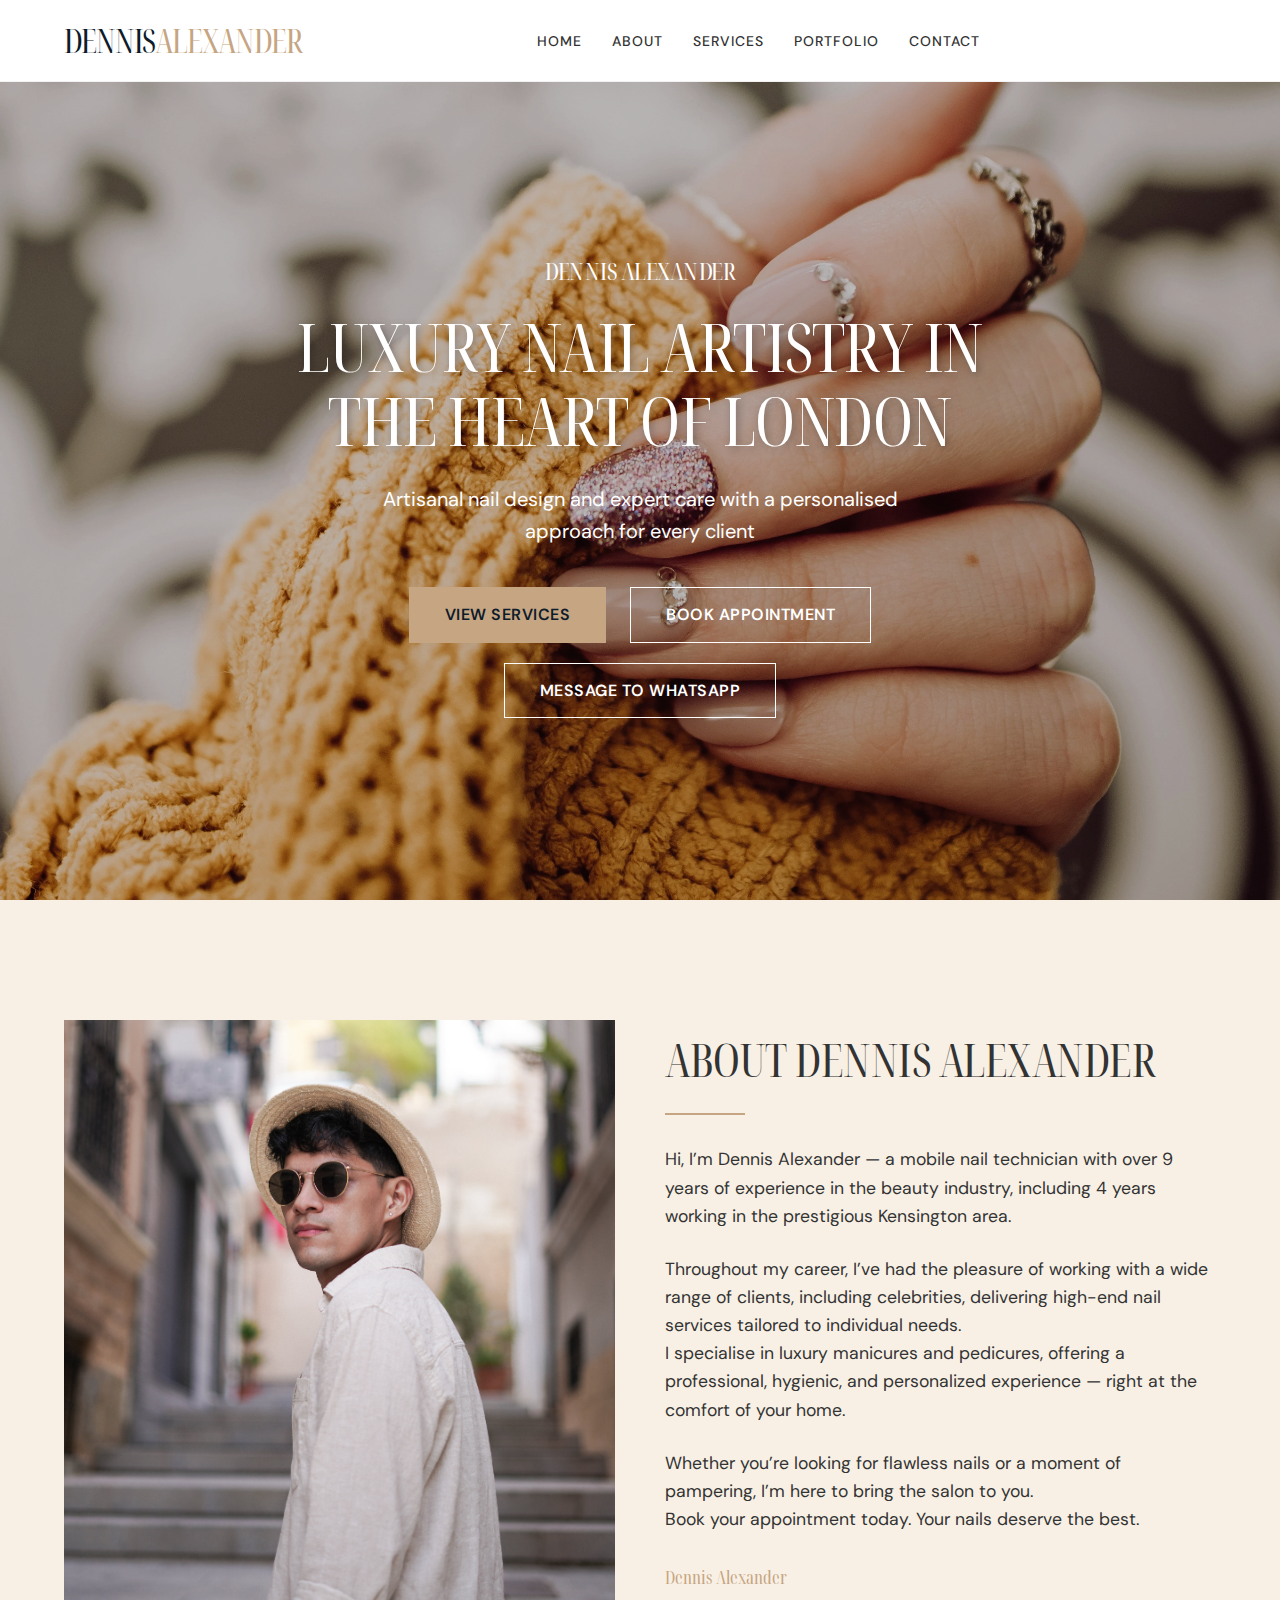
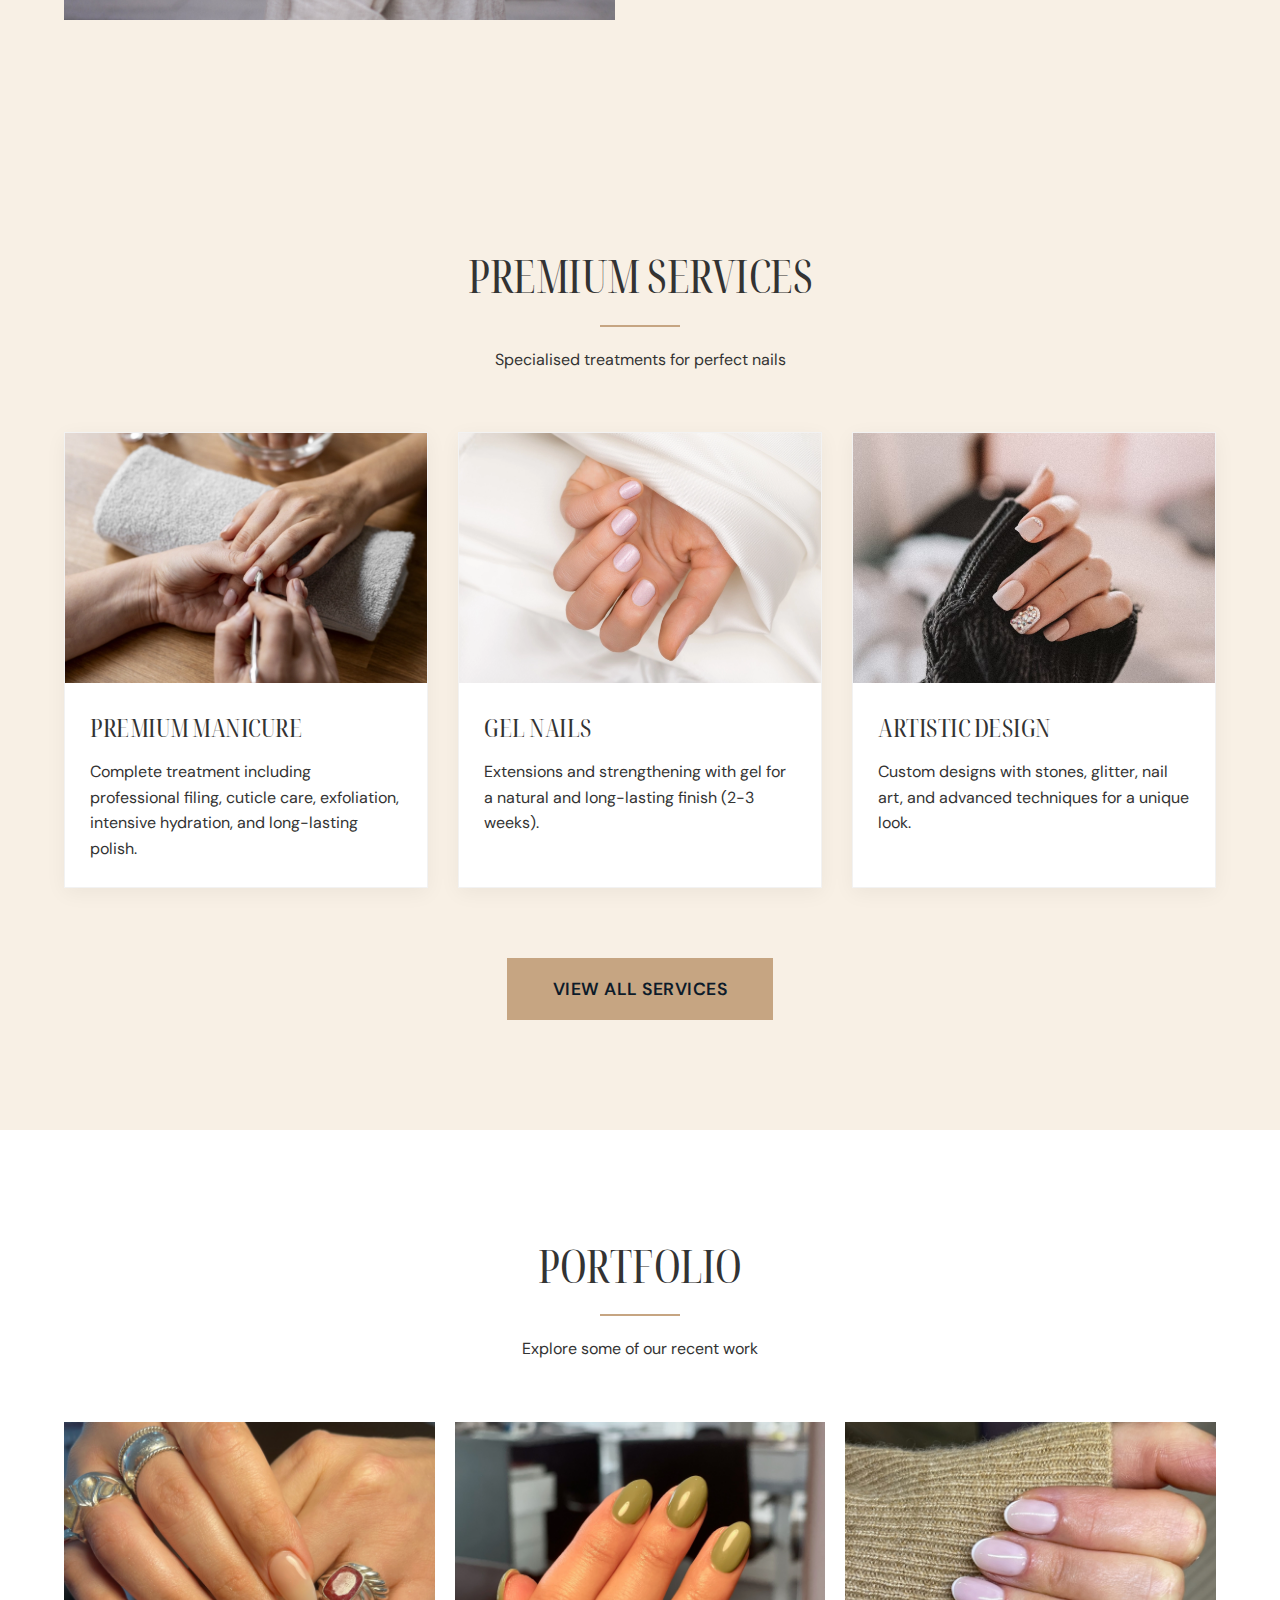
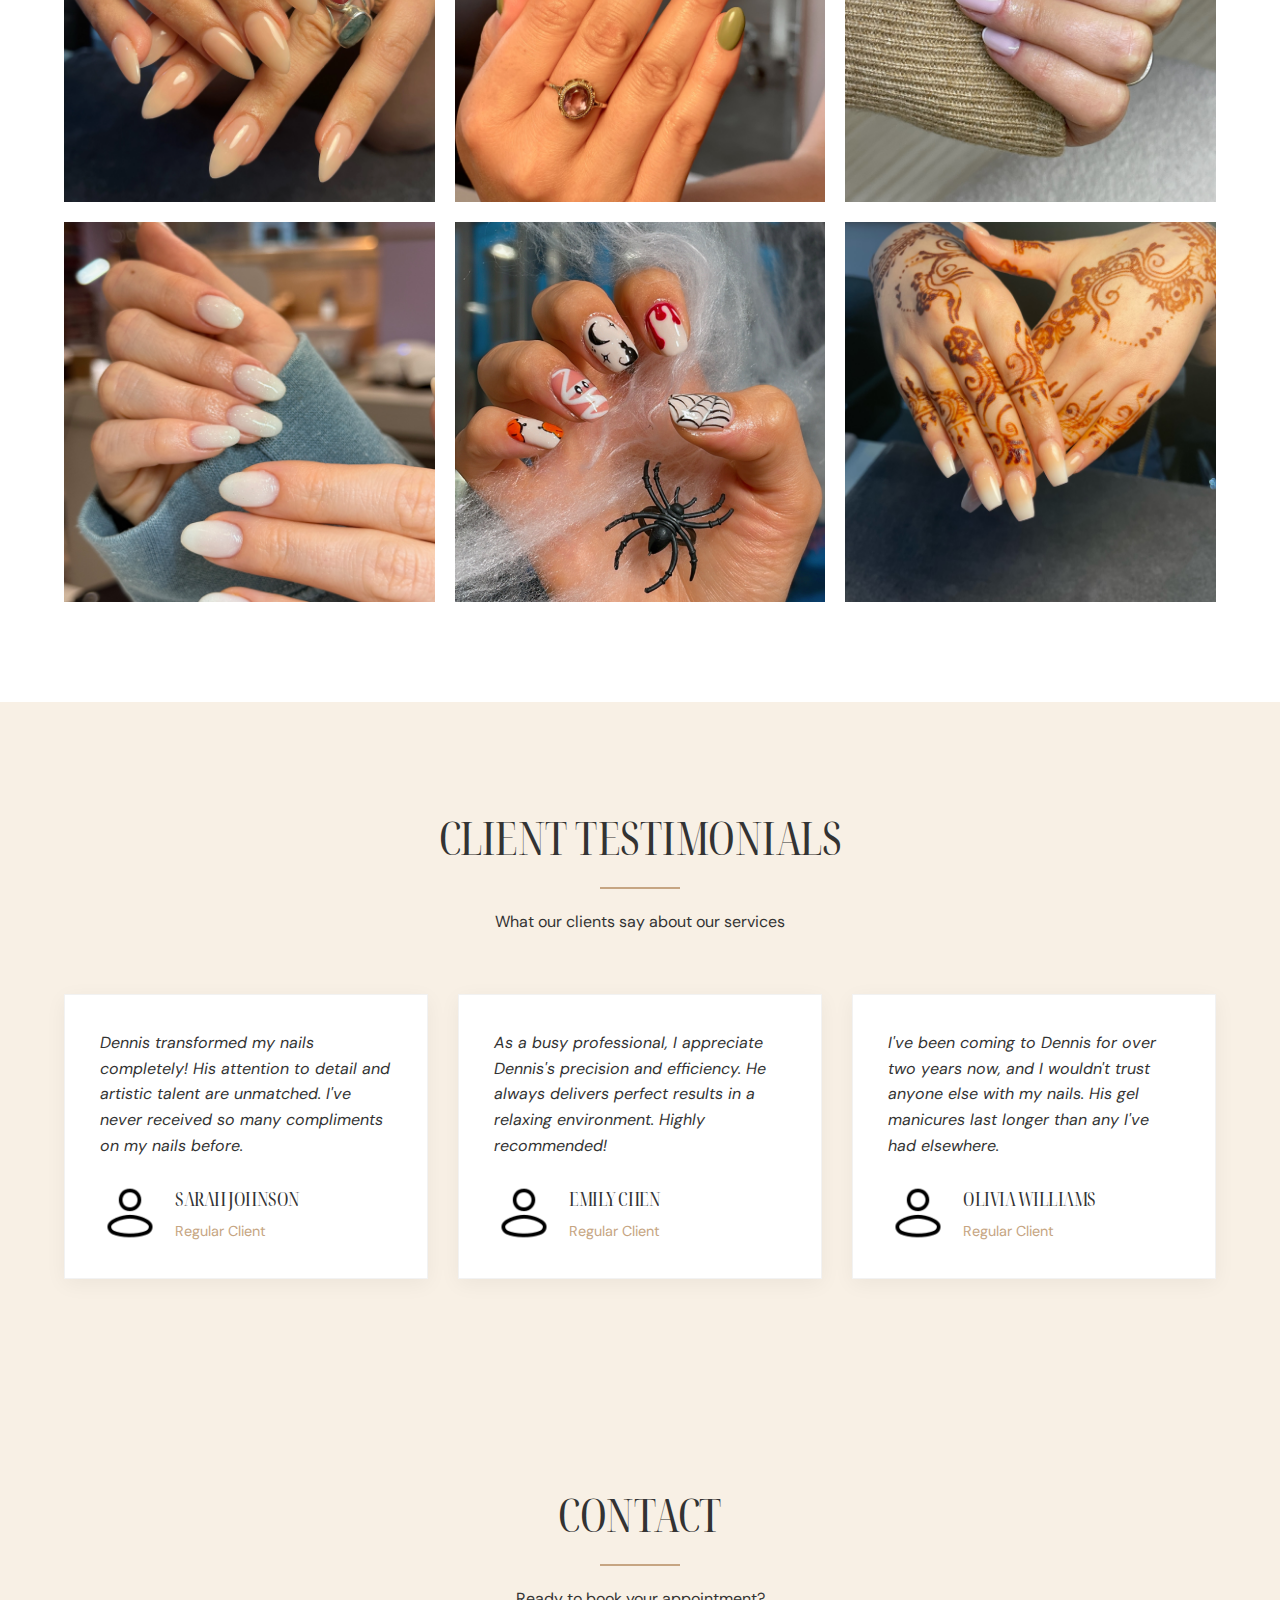
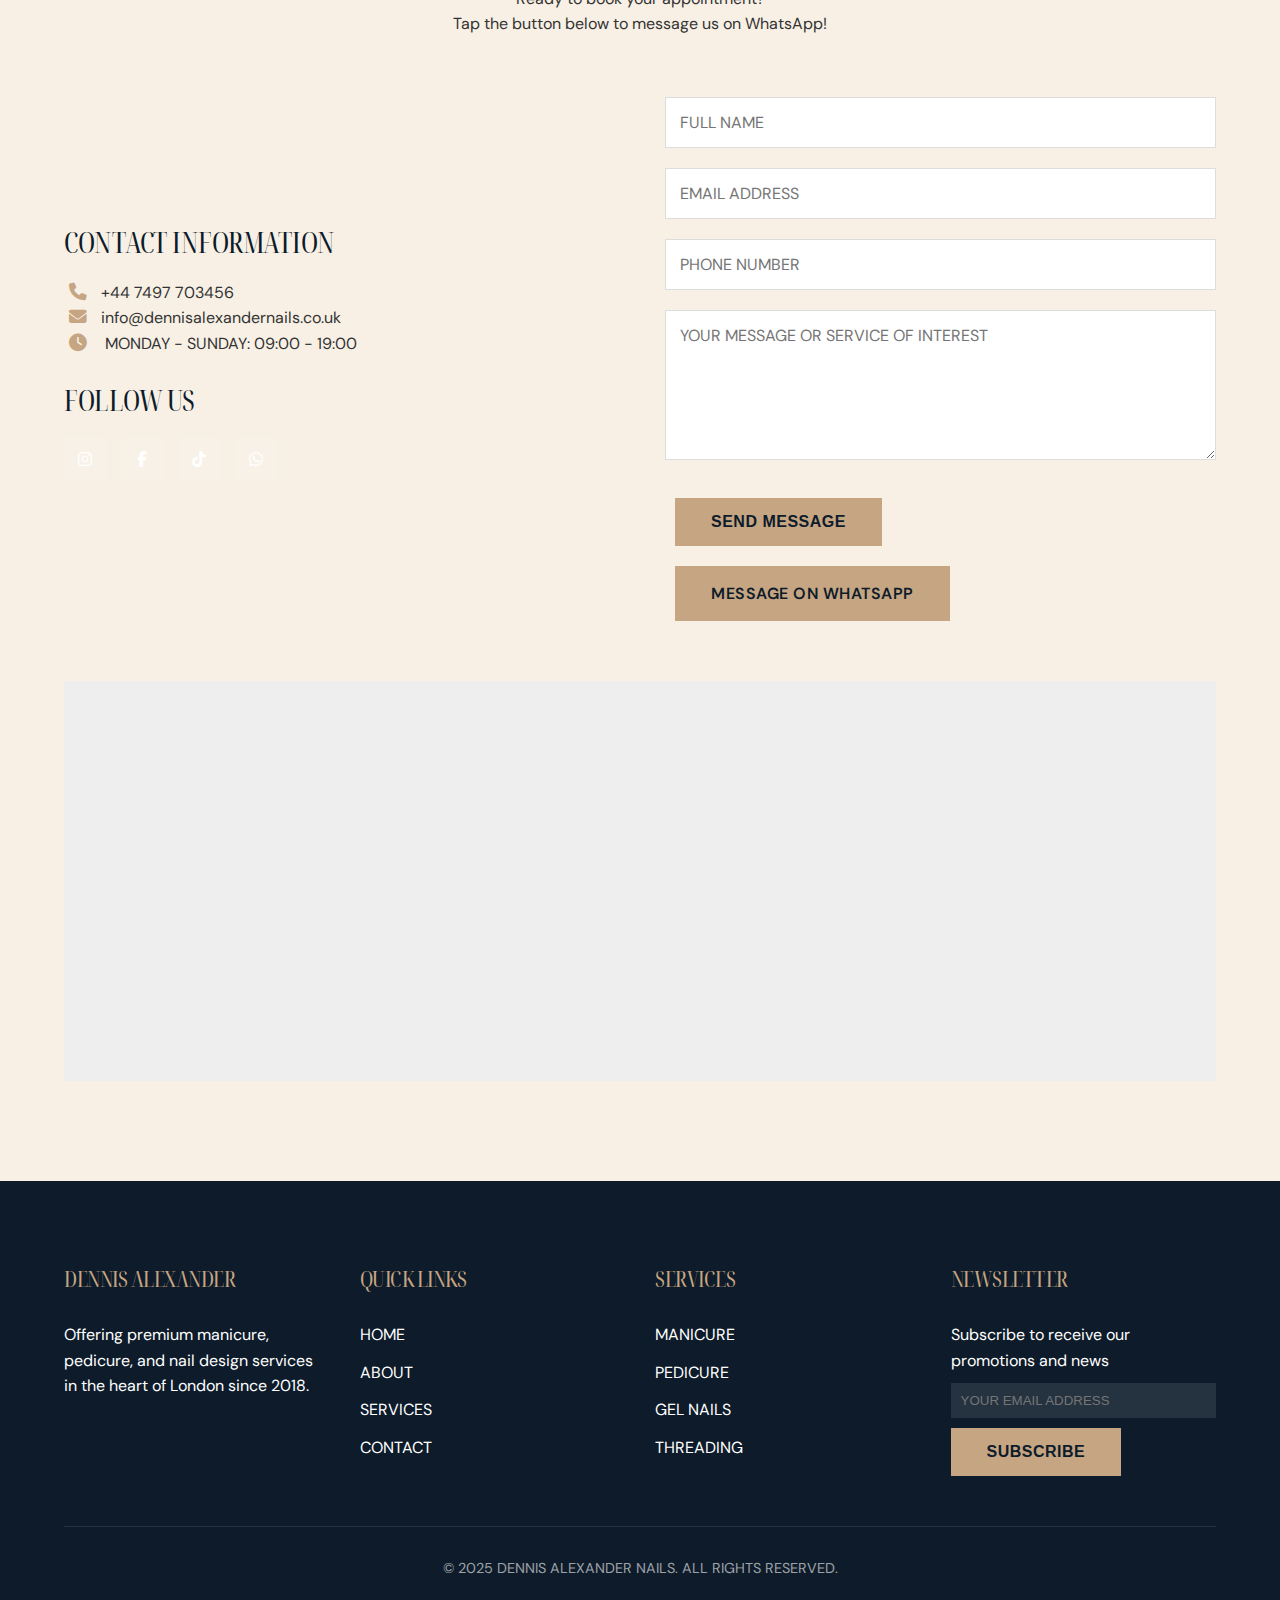
<file: index.html>
<!DOCTYPE html>
<html lang="en">
<head>
    <meta charset="UTF-8">
    <meta name="viewport" content="width=device-width, initial-scale=1.0">
    <title>Dennis Alexander | Premium Nail Technician in London</title>
    <link rel="stylesheet" href="https://cdnjs.cloudflare.com/ajax/libs/font-awesome/6.4.0/css/all.min.css">
    <link href="https://fonts.googleapis.com/css2?family=Noto+Serif+Display:wdth,wght@87.5,400;87.5,600;87.5,700&family=DM+Sans:wght@400;500;600;700&display=swap" rel="stylesheet">
    <link rel="stylesheet" href="style.css">
    <link rel="icon" href="images/iconnail.png" type="image/png">
   <script>
        // Header scroll effect
        window.addEventListener('scroll', function() {
            const header = document.querySelector('header');
            if (window.scrollY > 50) {
                header.classList.add('scrolled');
            } else {
                header.classList.remove('scrolled');
            }
        });

        // Mobile menu functionality
        document.addEventListener('DOMContentLoaded', function() {
            const menuBtn = document.querySelector('.mobile-menu-btn');
            const closeBtn = document.querySelector('.close-menu');
            const mobileMenu = document.querySelector('.mobile-menu');
            
            if (menuBtn) {
                menuBtn.addEventListener('click', function() {
                    mobileMenu.classList.add('active');
                    document.body.style.overflow = 'hidden'; // Prevent scrolling when menu is open
                });
            }
            
            if (closeBtn) {
                closeBtn.addEventListener('click', function() {
                    mobileMenu.classList.remove('active');
                    document.body.style.overflow = 'auto'; // Restore scrolling
                });
            }
            
            // Close menu when clicking on links
            const menuLinks = document.querySelectorAll('.mobile-menu a');
            menuLinks.forEach(link => {
                link.addEventListener('click', function() {
                    mobileMenu.classList.remove('active');
                    document.body.style.overflow = 'auto';
                });
            });
        });
    </script>

<!-- Google tag (gtag.js) -->
<script async src="https://www.googletagmanager.com/gtag/js?id=G-GC02EDB7XL"></script>
<script>
  window.dataLayer = window.dataLayer || [];
  function gtag(){dataLayer.push(arguments);}
  gtag('js', new Date());

  gtag('config', 'G-GC02EDB7XL');
</script>
</head>
<body>
    <!-- Header -->
    <header id="header">
        <div class="container header-container">
            <a href="index.html" class="logo">DENNIS<span>ALEXANDER</span></a>
            
            <div class="nav-center">
                <nav>
                    <ul>
                        <li><a href="index.html">HOME</a></li>
                        <li><a href="index.html#about">ABOUT</a></li>
                        <li><a href="services.html">SERVICES</a></li>
                        <li><a href="index.html#portfolio">PORTFOLIO</a></li>
                        <li><a href="index.html#contact">CONTACT</a></li>
                    </ul>
                </nav>
            </div>
            
            <button class="mobile-menu-btn">
                <i class="fas fa-bars"></i>
            </button>
        </div>
    </header>
    
    <!-- Mobile Menu -->
    <div class="mobile-menu">
        <button class="close-menu">
            <i class="fas fa-times"></i>
        </button>
        <ul>
            <li><a href="index.html">HOME</a></li>
            <li><a href="index.html#about">ABOUT</a></li>
            <li><a href="services.html">SERVICES</a></li>
            <li><a href="index.html#portfolio">PORTFOLIO</a></li>
            <li><a href="index.html#contact">CONTACT</a></li>
        </ul>
    </div>


    <!-- Hero Section -->
    <section id="home" class="hero">
        <div class="hero-content">
            <h2 class="den1">DENNIS ALEXANDER</h2>
            <h1>LUXURY NAIL ARTISTRY IN THE HEART OF LONDON</h1>
            <p>Artisanal nail design and expert care with a personalised approach for every client</p>
            <div class="hero-buttons">
                <a href="#services" class="btn">VIEW SERVICES</a>
                <a href="#contact" class="btn btn-outline">BOOK APPOINTMENT</a>
                <a href="https://wa.me/+447497703456" class="btn btn-outline">MESSAGE TO WHATSAPP</a>
            </div>
        </div>
    </section>

    <!-- About Section -->
 <!-- About Section -->
    <section id="about" class="about">
    <div class="container">
        <div class="about-flex-container">
            <div class="about-image"></div>
            <div class="about-content">
                <h2>ABOUT DENNIS ALEXANDER</h2>
                <p>Hi, I’m Dennis Alexander — a mobile nail technician with over 9 years of experience in the beauty industry, including 4 years working in the prestigious Kensington area.</p>
                <p>Throughout my career, I’ve had the pleasure of working with a wide range of clients, including celebrities, delivering high-end nail services tailored to individual needs.
                <br>I specialise in luxury manicures and pedicures, offering a professional, hygienic, and personalized experience — right at the comfort of your home.</p>
                <p>Whether you’re looking for flawless nails or a moment of pampering, I’m here to bring the salon to you.
                <br>Book your appointment today. Your nails deserve the best.</p>
                <p class="signature">Dennis Alexander</p>
            </div>
        </div>
    </div>
    </section>

    <!-- Services Section -->
    <section id="services" class="section">
        <div class="container">
            <div class="section-title">
                <h2>PREMIUM SERVICES</h2>
                <p>Specialised treatments for perfect nails</p>
            </div>
            
            <div class="services-grid">
                <div class="service-card">
                    <div class="service-img">
                        <img src="images/manicure.webp" alt="Classic Manicure">
                    </div>
                    <div class="service-content">
                        <h3>PREMIUM MANICURE</h3>
                        <p>Complete treatment including professional filing, cuticle care, exfoliation, intensive hydration, and long-lasting polish.</p>
                       <!-- <span class="price"> 60 MINUTES</span> -->
                    </div>
                </div>
                
                <div class="service-card">
                    <div class="service-img">
                        <img src="images/biab.webp" alt="Gel Nails">
                    </div>
                    <div class="service-content">
                        <h3>GEL NAILS</h3>
                        <p>Extensions and strengthening with gel for a natural and long-lasting finish (2-3 weeks).</p>
                        <!--<span class="price"> 75 MINUTES</span>-->
                    </div>
                </div>
                
                <div class="service-card">
                    <div class="service-img">
                        <img src="images/nailexte.jpg" alt="Nail Art">
                    </div>
                    <div class="service-content">
                        <h3>ARTISTIC DESIGN</h3>
                        <p>Custom designs with stones, glitter, nail art, and advanced techniques for a unique look.</p>
                        <!--<span class="price"> 90 MINUTES</span>-->
                    </div>
                </div>
            </div>
             <!-- Agrega este botón al final de la sección -->
        <div class="view-all-services">
            <a href="services.html" class="btn">VIEW ALL SERVICES</a>
        </div>
    </div>
</section>
        </div>
    </section>
    <!-- Services Section -->
       

    <!-- Portfolio Section -->
    <section id="portfolio" class="section portfolio">
        <div class="container">
            <div class="section-title">
                <h2>PORTFOLIO</h2>
                <p>Explore some of our recent work</p>
            </div>
            
            <div class="portfolio-grid">
                <div class="portfolio-item">
                    <img src="images/Work1.webp" alt="Nail Work 1">
                    <div class="portfolio-overlay">
                        <h3>BUILDER</h3>
                        <p>Builder gel never disappoints</p>
                    </div>
                </div>
                
                <div class="portfolio-item">
                    <img src="images/work2.JPG" alt="Nail Work 2">
                    <div class="portfolio-overlay">
                        <h3>GEL MANICURE</h3>
                        <p>Elegance with extra shine</p>
                    </div>
                </div>
                
                <div class="portfolio-item">
                    <img src="images/work3.JPG" alt="Nail Work 3">
                    <div class="portfolio-overlay">
                        <h3>GEL FRENCH</h3>
                        <p>Simplicity is the ultimate sophistication</p>
                    </div>
                </div>
                
                <div class="portfolio-item">
                    <img src="images/work4.JPG" alt="Nail Work 4">
                    <div class="portfolio-overlay">
                        <h3>MINIMALIST WHITE</h3>
                        <p>Elegance at its finest</p>
                    </div>
                </div>
                
                <div class="portfolio-item">
                    <img src="images/work5.JPG" alt="Nail Work 5">
                    <div class="portfolio-overlay">
                        <h3>NAIL ART</h3>
                        <p>Trick or treat... but make it fashion</p>
                    </div>
                </div>
                
                <div class="portfolio-item">
                    <img src="images/work6.JPG" alt="Nail Work 6">
                    <div class="portfolio-overlay">
                        
                        <h3>OMBRE</h3>
                        <p>Soft gradient for spring</p>
                    </div>
                </div>
            </div>
        </div>
    </section>

    <!-- Testimonials Section -->
    <section class="section testimonials">
        <div class="container">
            <div class="section-title">
                <h2>CLIENT TESTIMONIALS</h2>
                <p>What our clients say about our services</p>
            </div>
            
            <div class="testimonial-grid">
                <div class="testimonial-card">
                    <div class="testimonial-text">
                        <p>Dennis transformed my nails completely! His attention to detail and artistic talent are unmatched. I've never received so many compliments on my nails before.</p>
                    </div>
                    <div class="client-info">
                        <div class="client-avatar">
                            <img src="images/icon.png" alt="Sarah Johnson">
                        </div>
                        <div class="client-details">
                            <h4>SARAH JOHNSON</h4>
                            <p>Regular Client</p>
                        </div>
                    </div>
                </div>
                
                <div class="testimonial-card">
                    <div class="testimonial-text">
                        <p>As a busy professional, I appreciate Dennis's precision and efficiency. He always delivers perfect results in a relaxing environment. Highly recommended!</p>
                    </div>
                    <div class="client-info">
                        <div class="client-avatar">
                            <img src="images/icon.png" alt="Emily Chen">
                        </div>
                        <div class="client-details">
                            <h4>EMILY CHEN</h4>
                            <p>Regular Client</p>
                        </div>
                    </div>
                </div>
                
                <div class="testimonial-card">
                    <div class="testimonial-text">
                        <p>I've been coming to Dennis for over two years now, and I wouldn't trust anyone else with my nails. His gel manicures last longer than any I've had elsewhere.</p>
                    </div>
                    <div class="client-info">
                        <div class="client-avatar">
                            <img src="images/icon.png" alt="Olivia Williams">
                        </div>
                        <div class="client-details">
                            <h4>OLIVIA WILLIAMS</h4>
                            <p>Regular Client</p>
                        </div>
                    </div>
                </div>
            </div>
        </div>
    </section>

    <!-- Contact Section -->
    <section id="contact" class="section">
        <div class="container">
            <div class="section-title">
                <h2>CONTACT</h2>
                <p>Ready to book your appointment? <br> Tap the button below to message us on WhatsApp!</p>
            </div>
            
            <div class="contact">
                <div class="contact-info">
                    <h3>CONTACT INFORMATION</h3>
                    <div class="contact-details">
                        <!--<p><i class="fas fa-map-marker-alt"></i> 78 MAYFAIR STREET, LONDON W1J 8JA</p>-->
                        <p><i class="fas fa-phone"></i>+44 7497 703456</p>
                        <p><i class="fas fa-envelope"></i>info@dennisalexandernails.co.uk</p>
                        <p><i class="fas fa-clock"></i> MONDAY - SUNDAY: 09:00 - 19:00</p>
                    </div>
                    
                    <h3>FOLLOW US</h3>
                    <div class="social-links">
                        <a href="https://www.instagram.com/dennis_alexander.uk/"><i class="fab fa-instagram"></i></a>
                        <a href="#"><i class="fab fa-facebook-f"></i></a>
                        <a href="#"><i class="fab fa-tiktok"></i></a>
                        <a href="https://wa.me/+447497703456"><i class="fab fa-whatsapp"></i></a>
                    </div>
                </div>
                
                <div class="contact-form">
                    <form action="https://formspree.io/f/mpwlyaev" method="POST" enctype="application/json">
                        <div class="form-group" >
                            <input type="text" name="name" placeholder="FULL NAME" required>
                        </div>
                        <div class="form-group">
                            <input type="email" name="email" placeholder="EMAIL ADDRESS" required>
                        </div>
                        <div class="form-group">
                            <input type="tel" name="number" placeholder="PHONE NUMBER" required>
                        </div>
                        <div class="form-group">
                            <textarea placeholder="YOUR MESSAGE OR SERVICE OF INTEREST" name="message" required></textarea>
                        </div>
                        <button type="submit" class="btn">SEND MESSAGE</button>
                    </form>
                    <div class="hero-buttons">
                         <a href="https://wa.me/+447497703456" class="btn">MESSAGE ON WHATSAPP</a>
                     </div>
                </div>
            </div>
           
            
       <div class="map">
        <iframe src="https://maps.google.com/maps?q=London&amp;t=&amp;z=13&amp;ie=UTF8&amp;iwloc=&amp;output=embed" 
             width="100%" 
            height="100%" 
            style="border:0;" 
            allowfullscreen 
            loading="lazy">
        </iframe>
    </section>

    <!-- Footer -->
    <footer>
        <div class="container">
            <div class="footer-content">
                <div class="footer-col">
                    <h3>DENNIS ALEXANDER</h3>
                    <p>Offering premium manicure, pedicure, and nail design services in the heart of London since 2018.</p>
                </div>
                
                <div class="footer-col">
                    <h3>QUICK LINKS</h3>
                    <div class="footer-links">
                        <a href="#home">HOME</a>
                        <a href="#about">ABOUT</a>
                        <a href="#services">SERVICES</a>
                        <a href="#contact">CONTACT</a>
                    </div>
                </div>
                
                <div class="footer-col">
                    <h3>SERVICES</h3>
                    <div class="footer-links">
                        <a href="#services">MANICURE</a>
                        <a href="#services">PEDICURE</a>
                        <a href="#services">GEL NAILS</a>
                        <a href="#services">THREADING</a>
                    </div>
                </div>
                
                <div class="footer-col">
                    <h3>NEWSLETTER</h3>
                    <p>Subscribe to receive our promotions and news</p>
                    <form>
                        <input type="email" placeholder="YOUR EMAIL ADDRESS" style="width: 100%; padding: 10px; margin: 10px 0; border-radius: 0; border: none; background: rgba(255,255,255,0.1); color: white;">
                        <button type="submit" class="btn" style="margin: 0; background: var(--accent); color: var(--secondary);">SUBSCRIBE</button>
                    </form>
                </div>
            </div>
            
            <div class="copyright">
                <p>&copy; 2025 DENNIS ALEXANDER NAILS. ALL RIGHTS RESERVED.</p>
            </div>
        </div>
    </footer>
    <script>
        document.querySelector('.contact-form form').addEventListener('submit', async (e) => {
            e.preventDefault();
            
            const formData = {
            name: e.target.name.value,
            email: e.target.email.value,
            number: e.target.number.value,
            message: e.target.message.value
            };

            try {
            const response = await fetch(e.target.action, {
                method: 'POST',
                headers: { 'Content-Type': 'application/json' },
                body: JSON.stringify(formData)
            });

            if (response.ok) {
                alert('¡Mensaje enviado con éxito!');
                e.target.reset(); // Limpiar formulario
            } else {
                alert('Error al enviar: ' + response.status);
            }
            } catch (error) {
            alert('Error crítico: ' + error.message);
            }
        });
        </script>
</body>
</html>
</file>
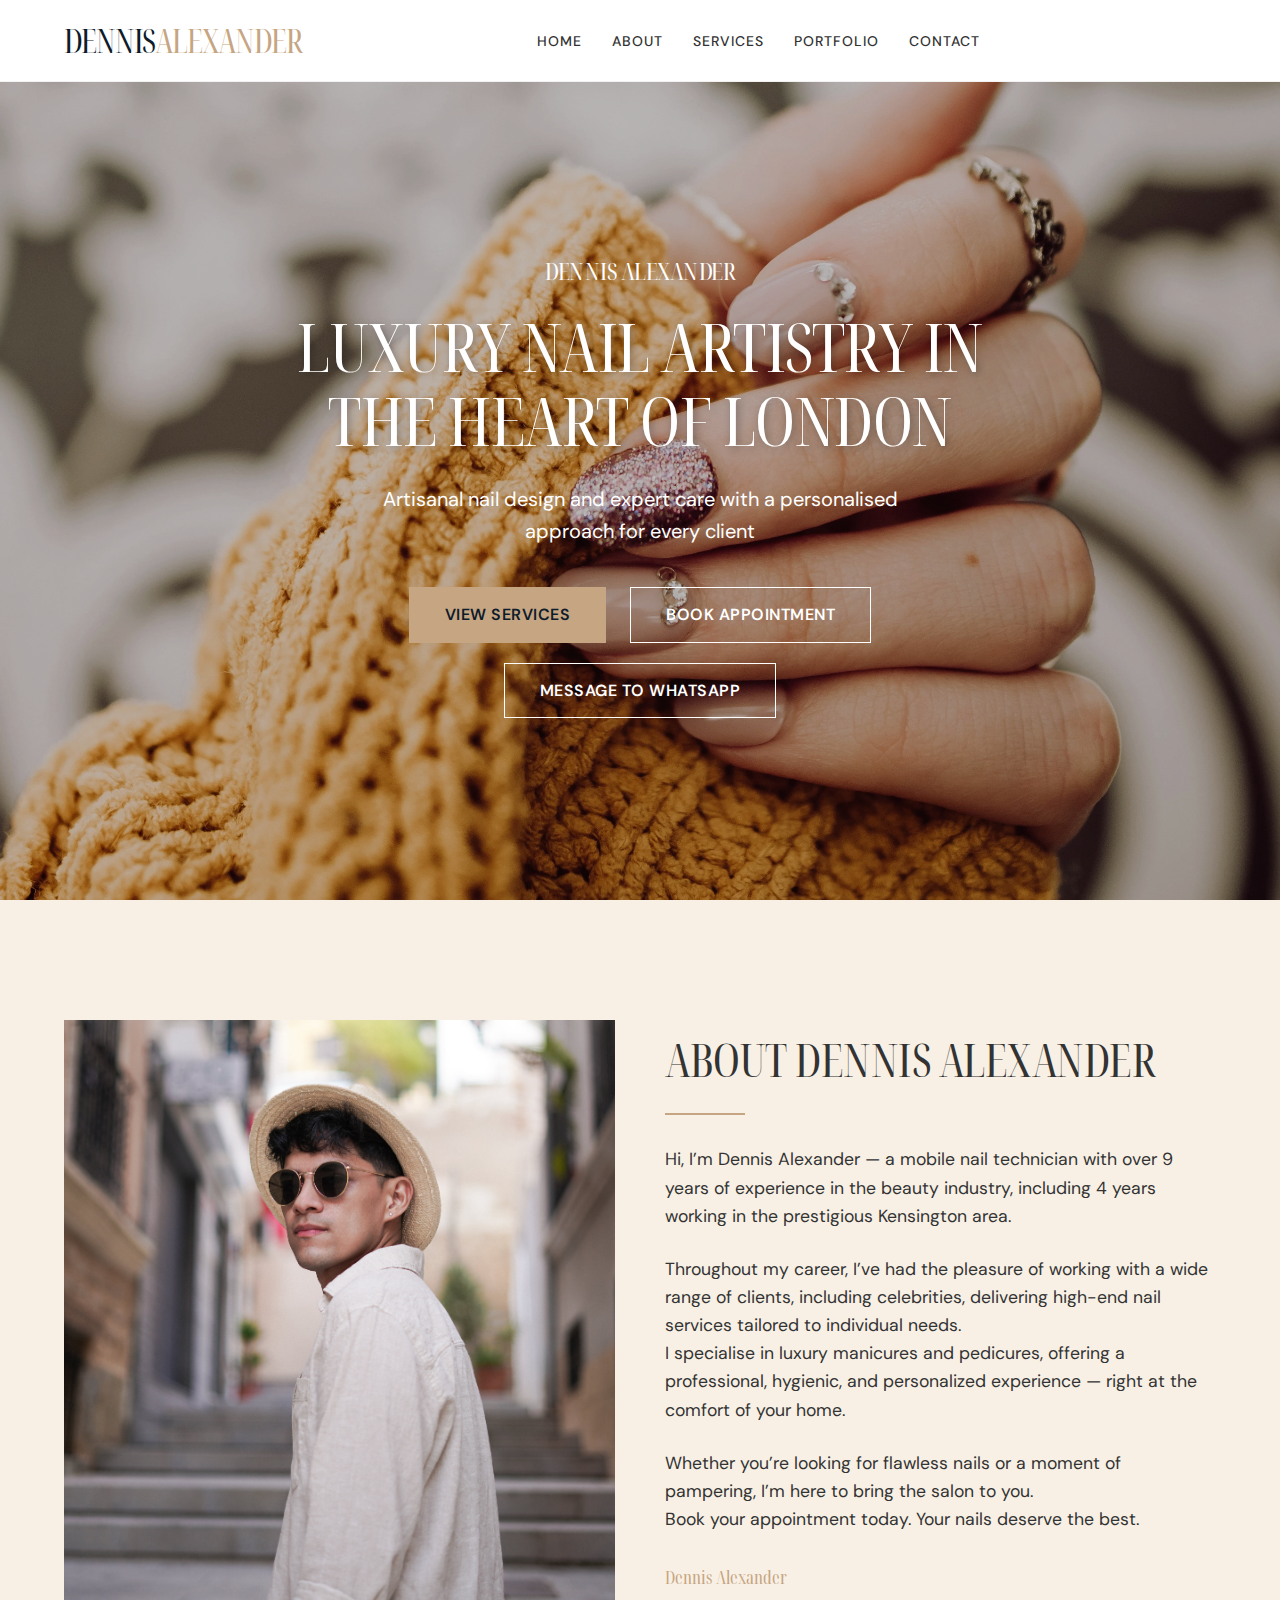
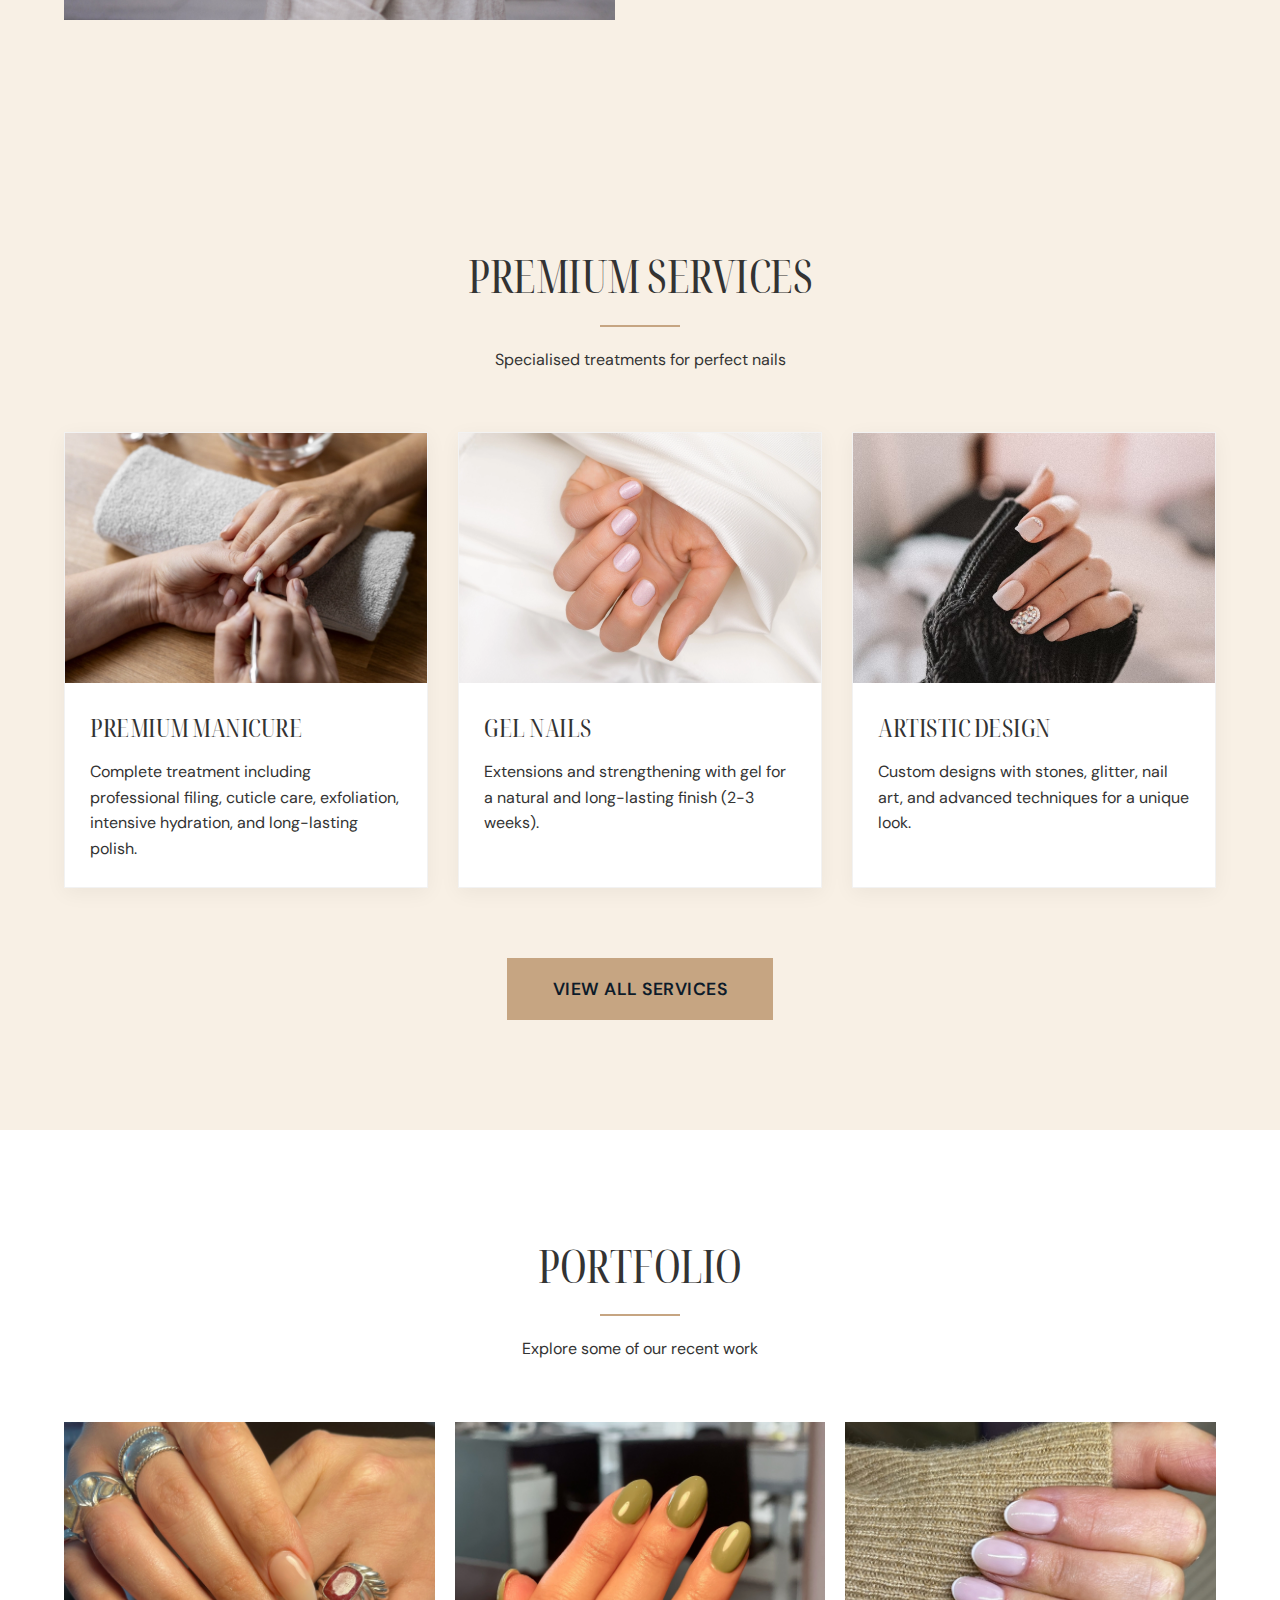
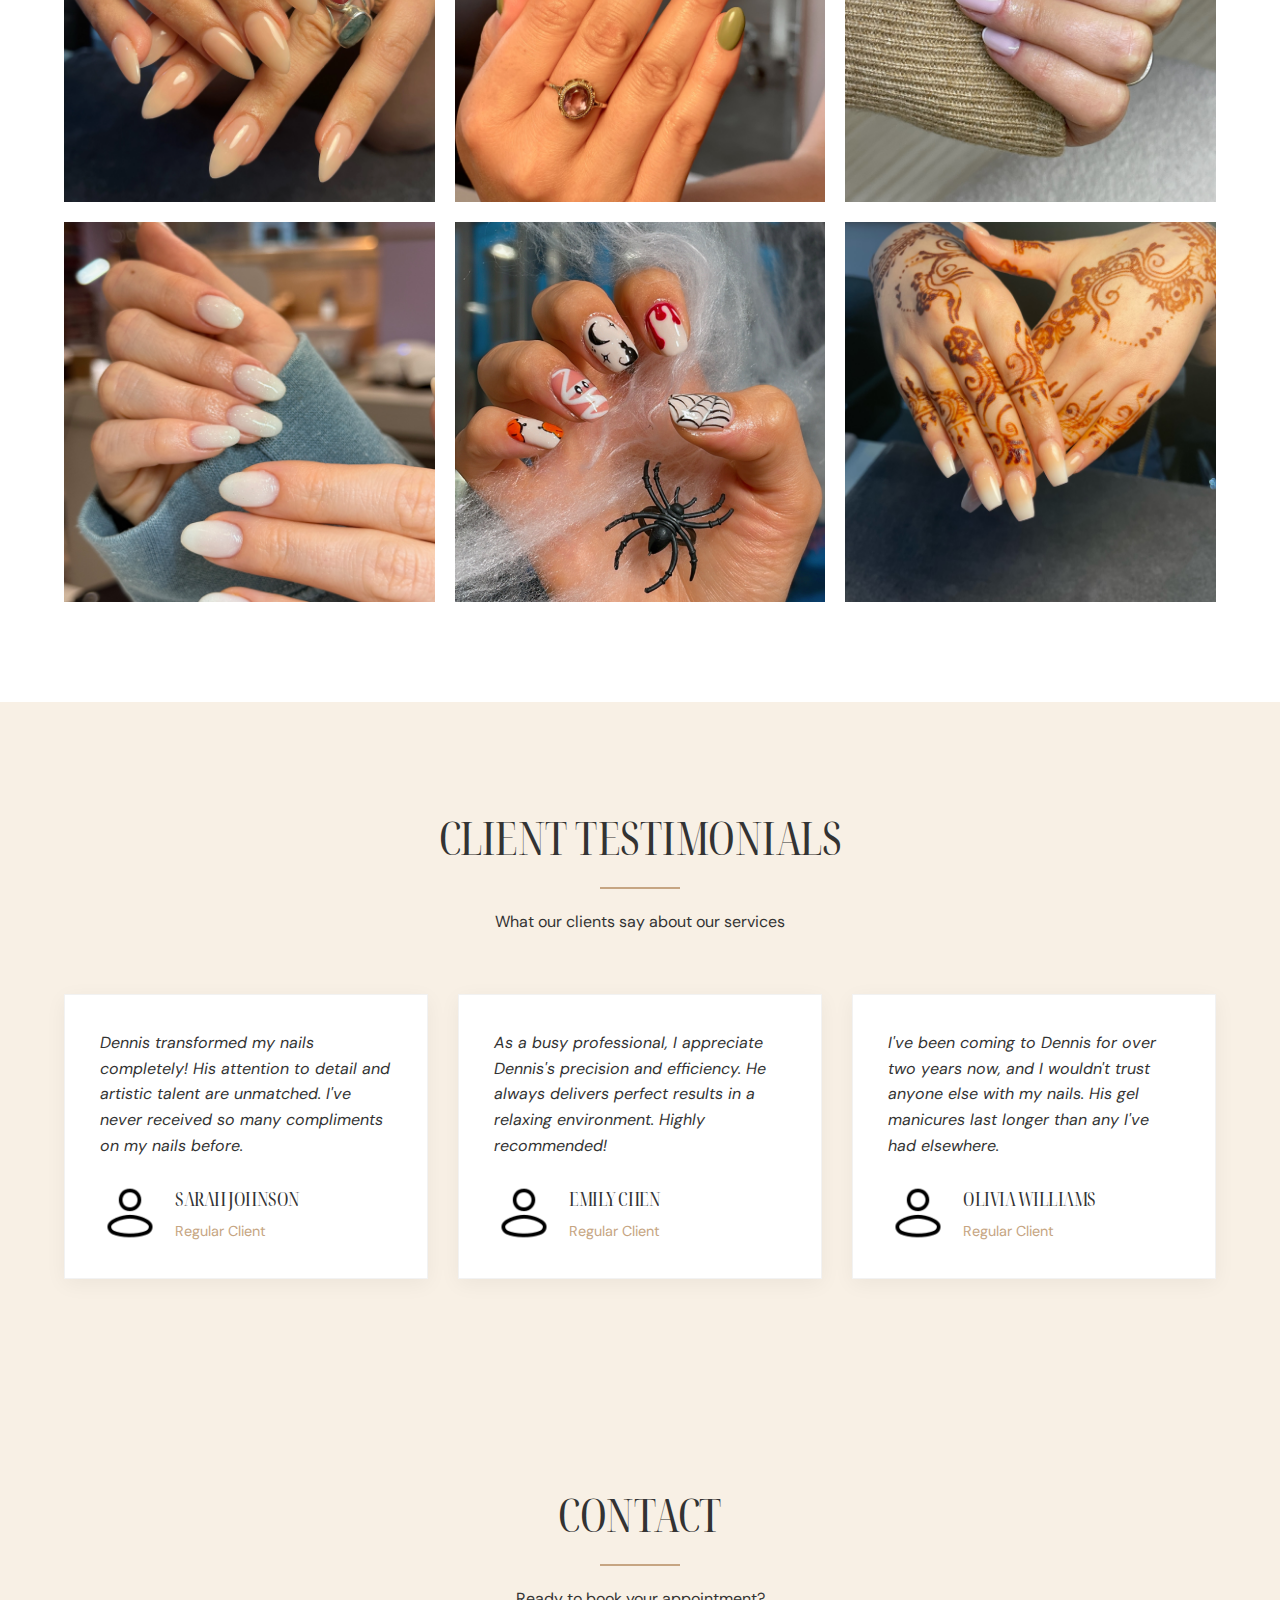
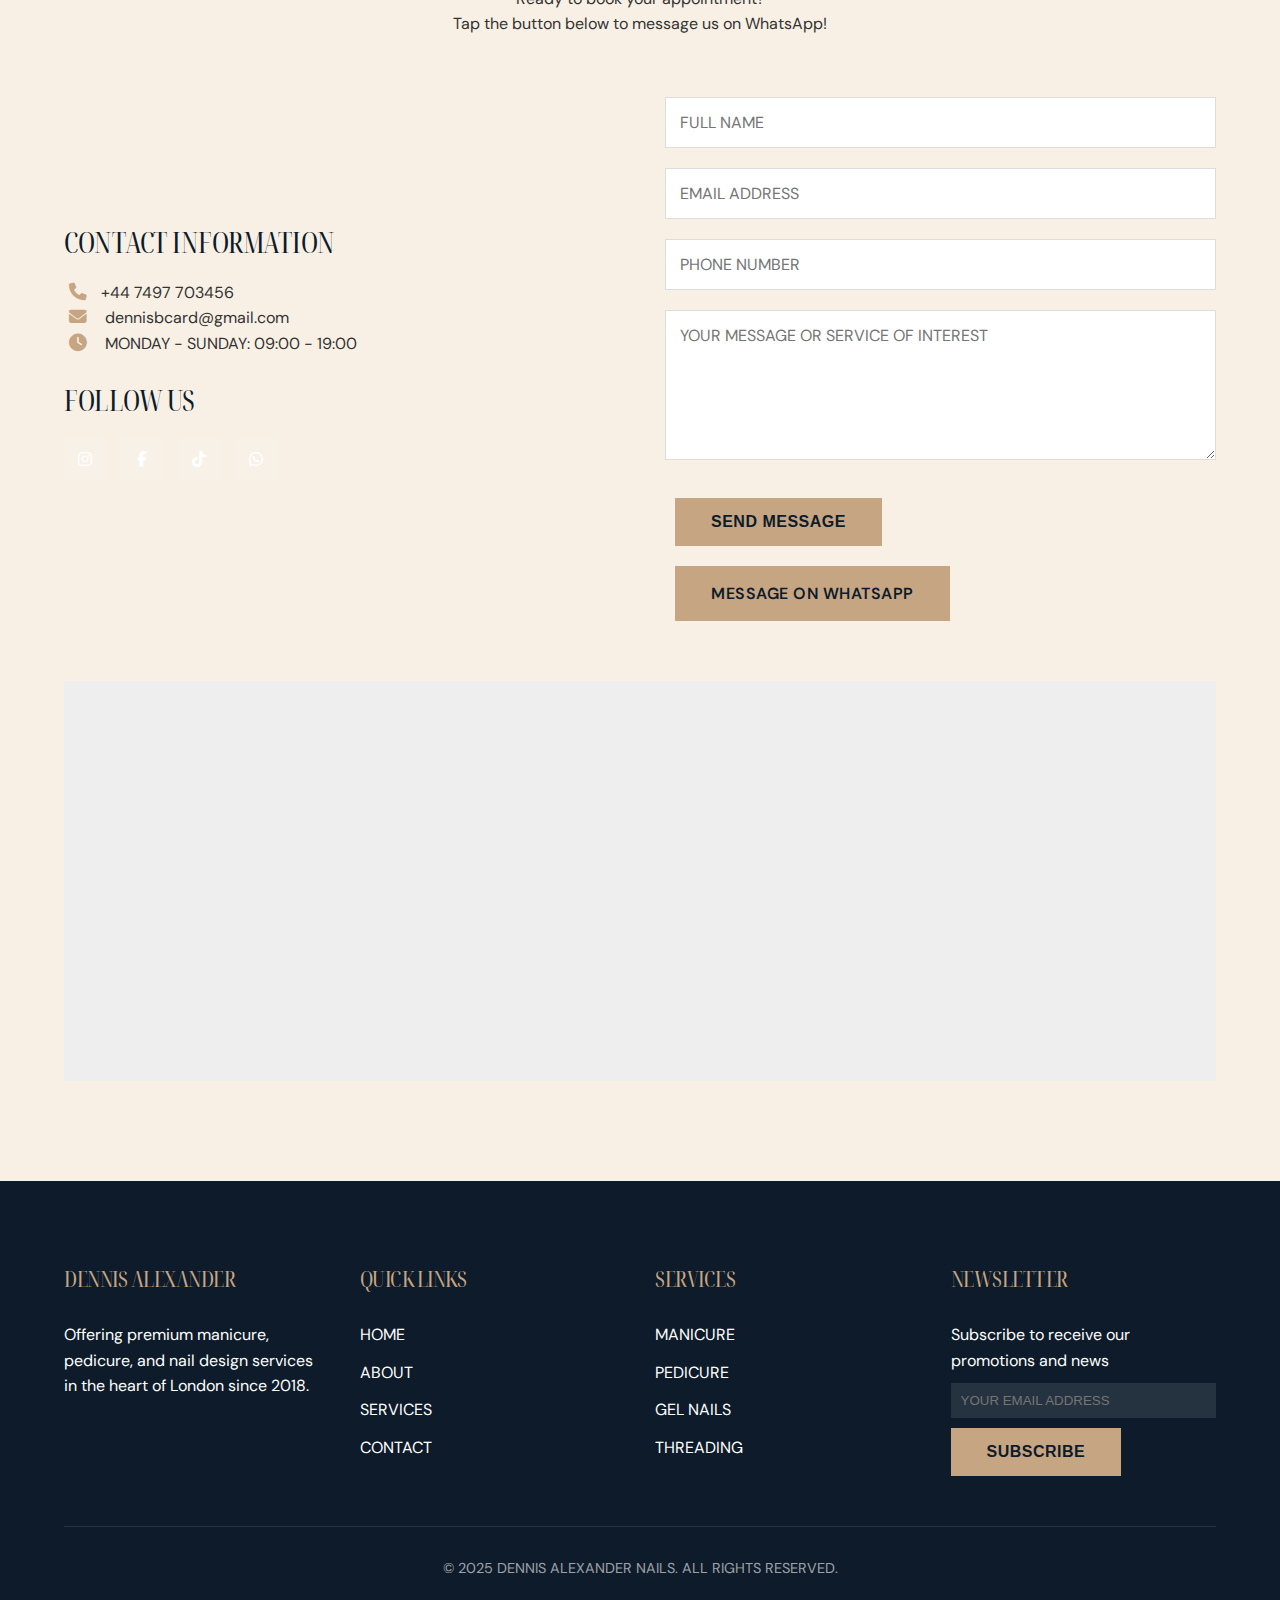
<file: dennis/index.html>
<!DOCTYPE html>
<html lang="en">
<head>
    <meta charset="UTF-8">
    <meta name="viewport" content="width=device-width, initial-scale=1.0">
    <title>Dennis Alexander | Premium Nail Technician in London</title>
    <link rel="stylesheet" href="https://cdnjs.cloudflare.com/ajax/libs/font-awesome/6.4.0/css/all.min.css">
    <link href="https://fonts.googleapis.com/css2?family=Noto+Serif+Display:wdth,wght@87.5,400;87.5,600;87.5,700&family=DM+Sans:wght@400;500;600;700&display=swap" rel="stylesheet">
    <link rel="stylesheet" href="style.css">
   <script>
        // Header scroll effect
        window.addEventListener('scroll', function() {
            const header = document.querySelector('header');
            if (window.scrollY > 50) {
                header.classList.add('scrolled');
            } else {
                header.classList.remove('scrolled');
            }
        });

        // Mobile menu functionality
        document.addEventListener('DOMContentLoaded', function() {
            const menuBtn = document.querySelector('.mobile-menu-btn');
            const closeBtn = document.querySelector('.close-menu');
            const mobileMenu = document.querySelector('.mobile-menu');
            
            if (menuBtn) {
                menuBtn.addEventListener('click', function() {
                    mobileMenu.classList.add('active');
                    document.body.style.overflow = 'hidden'; // Prevent scrolling when menu is open
                });
            }
            
            if (closeBtn) {
                closeBtn.addEventListener('click', function() {
                    mobileMenu.classList.remove('active');
                    document.body.style.overflow = 'auto'; // Restore scrolling
                });
            }
            
            // Close menu when clicking on links
            const menuLinks = document.querySelectorAll('.mobile-menu a');
            menuLinks.forEach(link => {
                link.addEventListener('click', function() {
                    mobileMenu.classList.remove('active');
                    document.body.style.overflow = 'auto';
                });
            });
        });
    </script>
</head>
<body>
    <!-- Header -->
    <header id="header">
        <div class="container header-container">
            <a href="index.html" class="logo">DENNIS<span>ALEXANDER</span></a>
            
            <div class="nav-center">
                <nav>
                    <ul>
                        <li><a href="index.html">HOME</a></li>
                        <li><a href="index.html#about">ABOUT</a></li>
                        <li><a href="services.html">SERVICES</a></li>
                        <li><a href="index.html#portfolio">PORTFOLIO</a></li>
                        <li><a href="index.html#contact">CONTACT</a></li>
                    </ul>
                </nav>
            </div>
            
            <button class="mobile-menu-btn">
                <i class="fas fa-bars"></i>
            </button>
        </div>
    </header>
    
    <!-- Mobile Menu -->
    <div class="mobile-menu">
        <button class="close-menu">
            <i class="fas fa-times"></i>
        </button>
        <ul>
            <li><a href="index.html">HOME</a></li>
            <li><a href="index.html#about">ABOUT</a></li>
            <li><a href="services.html">SERVICES</a></li>
            <li><a href="index.html#portfolio">PORTFOLIO</a></li>
            <li><a href="index.html#contact">CONTACT</a></li>
        </ul>
    </div>


    <!-- Hero Section -->
    <section id="home" class="hero">
        <div class="hero-content">
            <h2 class="den1">DENNIS ALEXANDER</h2>
            <h1>LUXURY NAIL ARTISTRY IN THE HEART OF LONDON</h1>
            <p>Artisanal nail design and expert care with a personalised approach for every client</p>
            <div class="hero-buttons">
                <a href="#services" class="btn">VIEW SERVICES</a>
                <a href="#contact" class="btn btn-outline">BOOK APPOINTMENT</a>
                <a href="https://wa.me/+447497703456" class="btn btn-outline">MESSAGE TO WHATSAPP</a>
            </div>
        </div>
    </section>

    <!-- About Section -->
 <!-- About Section -->
    <section id="about" class="about">
    <div class="container">
        <div class="about-flex-container">
            <div class="about-image"></div>
            <div class="about-content">
                <h2>ABOUT DENNIS ALEXANDER</h2>
                <p>Hi, I’m Dennis Alexander — a mobile nail technician with over 9 years of experience in the beauty industry, including 4 years working in the prestigious Kensington area.</p>
                <p>Throughout my career, I’ve had the pleasure of working with a wide range of clients, including celebrities, delivering high-end nail services tailored to individual needs.
                <br>I specialise in luxury manicures and pedicures, offering a professional, hygienic, and personalized experience — right at the comfort of your home.</p>
                <p>Whether you’re looking for flawless nails or a moment of pampering, I’m here to bring the salon to you.
                <br>Book your appointment today. Your nails deserve the best.</p>
                <p class="signature">Dennis Alexander</p>
            </div>
        </div>
    </div>
    </section>

    <!-- Services Section -->
    <section id="services" class="section">
        <div class="container">
            <div class="section-title">
                <h2>PREMIUM SERVICES</h2>
                <p>Specialised treatments for perfect nails</p>
            </div>
            
            <div class="services-grid">
                <div class="service-card">
                    <div class="service-img">
                        <img src="images/manicure.webp" alt="Classic Manicure">
                    </div>
                    <div class="service-content">
                        <h3>PREMIUM MANICURE</h3>
                        <p>Complete treatment including professional filing, cuticle care, exfoliation, intensive hydration, and long-lasting polish.</p>
                       <!-- <span class="price"> 60 MINUTES</span> -->
                    </div>
                </div>
                
                <div class="service-card">
                    <div class="service-img">
                        <img src="images/biab.webp" alt="Gel Nails">
                    </div>
                    <div class="service-content">
                        <h3>GEL NAILS</h3>
                        <p>Extensions and strengthening with gel for a natural and long-lasting finish (2-3 weeks).</p>
                        <!--<span class="price"> 75 MINUTES</span>-->
                    </div>
                </div>
                
                <div class="service-card">
                    <div class="service-img">
                        <img src="images/nailexte.jpg" alt="Nail Art">
                    </div>
                    <div class="service-content">
                        <h3>ARTISTIC DESIGN</h3>
                        <p>Custom designs with stones, glitter, nail art, and advanced techniques for a unique look.</p>
                        <!--<span class="price"> 90 MINUTES</span>-->
                    </div>
                </div>
            </div>
             <!-- Agrega este botón al final de la sección -->
        <div class="view-all-services">
            <a href="services.html" class="btn">VIEW ALL SERVICES</a>
        </div>
    </div>
</section>
        </div>
    </section>
    <!-- Services Section -->
       

    <!-- Portfolio Section -->
    <section id="portfolio" class="section portfolio">
        <div class="container">
            <div class="section-title">
                <h2>PORTFOLIO</h2>
                <p>Explore some of our recent work</p>
            </div>
            
            <div class="portfolio-grid">
                <div class="portfolio-item">
                    <img src="images/Work1.webp" alt="Nail Work 1">
                    <div class="portfolio-overlay">
                        <h3>BUILDER</h3>
                        <p>Builder gel never disappoints</p>
                    </div>
                </div>
                
                <div class="portfolio-item">
                    <img src="images/work2.JPG" alt="Nail Work 2">
                    <div class="portfolio-overlay">
                        <h3>GEL MANICURE</h3>
                        <p>Elegance with extra shine</p>
                    </div>
                </div>
                
                <div class="portfolio-item">
                    <img src="images/work3.JPG" alt="Nail Work 3">
                    <div class="portfolio-overlay">
                        <h3>GEL FRENCH</h3>
                        <p>Simplicity is the ultimate sophistication</p>
                    </div>
                </div>
                
                <div class="portfolio-item">
                    <img src="images/work4.JPG" alt="Nail Work 4">
                    <div class="portfolio-overlay">
                        <h3>MINIMALIST WHITE</h3>
                        <p>Elegance at its finest</p>
                    </div>
                </div>
                
                <div class="portfolio-item">
                    <img src="images/work5.JPG" alt="Nail Work 5">
                    <div class="portfolio-overlay">
                        <h3>NAIL ART</h3>
                        <p>Trick or treat... but make it fashion</p>
                    </div>
                </div>
                
                <div class="portfolio-item">
                    <img src="images/work6.JPG" alt="Nail Work 6">
                    <div class="portfolio-overlay">
                        
                        <h3>OMBRE</h3>
                        <p>Soft gradient for spring</p>
                    </div>
                </div>
            </div>
        </div>
    </section>

    <!-- Testimonials Section -->
    <section class="section testimonials">
        <div class="container">
            <div class="section-title">
                <h2>CLIENT TESTIMONIALS</h2>
                <p>What our clients say about our services</p>
            </div>
            
            <div class="testimonial-grid">
                <div class="testimonial-card">
                    <div class="testimonial-text">
                        <p>Dennis transformed my nails completely! His attention to detail and artistic talent are unmatched. I've never received so many compliments on my nails before.</p>
                    </div>
                    <div class="client-info">
                        <div class="client-avatar">
                            <img src="images/icon.png" alt="Sarah Johnson">
                        </div>
                        <div class="client-details">
                            <h4>SARAH JOHNSON</h4>
                            <p>Regular Client</p>
                        </div>
                    </div>
                </div>
                
                <div class="testimonial-card">
                    <div class="testimonial-text">
                        <p>As a busy professional, I appreciate Dennis's precision and efficiency. He always delivers perfect results in a relaxing environment. Highly recommended!</p>
                    </div>
                    <div class="client-info">
                        <div class="client-avatar">
                            <img src="images/icon.png" alt="Emily Chen">
                        </div>
                        <div class="client-details">
                            <h4>EMILY CHEN</h4>
                            <p>Regular Client</p>
                        </div>
                    </div>
                </div>
                
                <div class="testimonial-card">
                    <div class="testimonial-text">
                        <p>I've been coming to Dennis for over two years now, and I wouldn't trust anyone else with my nails. His gel manicures last longer than any I've had elsewhere.</p>
                    </div>
                    <div class="client-info">
                        <div class="client-avatar">
                            <img src="images/icon.png" alt="Olivia Williams">
                        </div>
                        <div class="client-details">
                            <h4>OLIVIA WILLIAMS</h4>
                            <p>Regular Client</p>
                        </div>
                    </div>
                </div>
            </div>
        </div>
    </section>

    <!-- Contact Section -->
    <section id="contact" class="section">
        <div class="container">
            <div class="section-title">
                <h2>CONTACT</h2>
                <p>Ready to book your appointment? <br> Tap the button below to message us on WhatsApp!</p>
            </div>
            
            <div class="contact">
                <div class="contact-info">
                    <h3>CONTACT INFORMATION</h3>
                    <div class="contact-details">
                        <!--<p><i class="fas fa-map-marker-alt"></i> 78 MAYFAIR STREET, LONDON W1J 8JA</p>-->
                        <p><i class="fas fa-phone"></i>+44 7497 703456</p>
                        <p><i class="fas fa-envelope"></i> dennisbcard@gmail.com</p>
                        <p><i class="fas fa-clock"></i> MONDAY - SUNDAY: 09:00 - 19:00</p>
                    </div>
                    
                    <h3>FOLLOW US</h3>
                    <div class="social-links">
                        <a href="https://www.instagram.com/dennis_alexander.uk/"><i class="fab fa-instagram"></i></a>
                        <a href="#"><i class="fab fa-facebook-f"></i></a>
                        <a href="#"><i class="fab fa-tiktok"></i></a>
                        <a href="https://wa.me/+447497703456"><i class="fab fa-whatsapp"></i></a>
                    </div>
                </div>
                
                <div class="contact-form">
                    <form action="https://formspree.io/f/mpwlyaev" method="POST" enctype="application/json">
                        <div class="form-group" >
                            <input type="text" name="name" placeholder="FULL NAME" required>
                        </div>
                        <div class="form-group">
                            <input type="email" name="email" placeholder="EMAIL ADDRESS" required>
                        </div>
                        <div class="form-group">
                            <input type="tel" name="number" placeholder="PHONE NUMBER" required>
                        </div>
                        <div class="form-group">
                            <textarea placeholder="YOUR MESSAGE OR SERVICE OF INTEREST" name="message" required></textarea>
                        </div>
                        <button type="submit" class="btn">SEND MESSAGE</button>
                    </form>
                    <div class="hero-buttons">
                         <a href="https://wa.me/+447497703456" class="btn">MESSAGE ON WHATSAPP</a>
                     </div>
                </div>
            </div>
           
            
       <div class="map">
        <iframe src="https://maps.google.com/maps?q=London&amp;t=&amp;z=13&amp;ie=UTF8&amp;iwloc=&amp;output=embed" 
             width="100%" 
            height="100%" 
            style="border:0;" 
            allowfullscreen 
            loading="lazy">
        </iframe>
    </section>

    <!-- Footer -->
    <footer>
        <div class="container">
            <div class="footer-content">
                <div class="footer-col">
                    <h3>DENNIS ALEXANDER</h3>
                    <p>Offering premium manicure, pedicure, and nail design services in the heart of London since 2018.</p>
                </div>
                
                <div class="footer-col">
                    <h3>QUICK LINKS</h3>
                    <div class="footer-links">
                        <a href="#home">HOME</a>
                        <a href="#about">ABOUT</a>
                        <a href="#services">SERVICES</a>
                        <a href="#contact">CONTACT</a>
                    </div>
                </div>
                
                <div class="footer-col">
                    <h3>SERVICES</h3>
                    <div class="footer-links">
                        <a href="#services">MANICURE</a>
                        <a href="#services">PEDICURE</a>
                        <a href="#services">GEL NAILS</a>
                        <a href="#services">THREADING</a>
                    </div>
                </div>
                
                <div class="footer-col">
                    <h3>NEWSLETTER</h3>
                    <p>Subscribe to receive our promotions and news</p>
                    <form>
                        <input type="email" placeholder="YOUR EMAIL ADDRESS" style="width: 100%; padding: 10px; margin: 10px 0; border-radius: 0; border: none; background: rgba(255,255,255,0.1); color: white;">
                        <button type="submit" class="btn" style="margin: 0; background: var(--accent); color: var(--secondary);">SUBSCRIBE</button>
                    </form>
                </div>
            </div>
            
            <div class="copyright">
                <p>&copy; 2025 DENNIS ALEXANDER NAILS. ALL RIGHTS RESERVED.</p>
            </div>
        </div>
    </footer>
    <script>
        document.querySelector('.contact-form form').addEventListener('submit', async (e) => {
            e.preventDefault();
            
            const formData = {
            name: e.target.name.value,
            email: e.target.email.value,
            number: e.target.number.value,
            message: e.target.message.value
            };

            try {
            const response = await fetch(e.target.action, {
                method: 'POST',
                headers: { 'Content-Type': 'application/json' },
                body: JSON.stringify(formData)
            });

            if (response.ok) {
                alert('¡Mensaje enviado con éxito!');
                e.target.reset(); // Limpiar formulario
            } else {
                alert('Error al enviar: ' + response.status);
            }
            } catch (error) {
            alert('Error crítico: ' + error.message);
            }
        });
        </script>
</body>
</html>
</file>
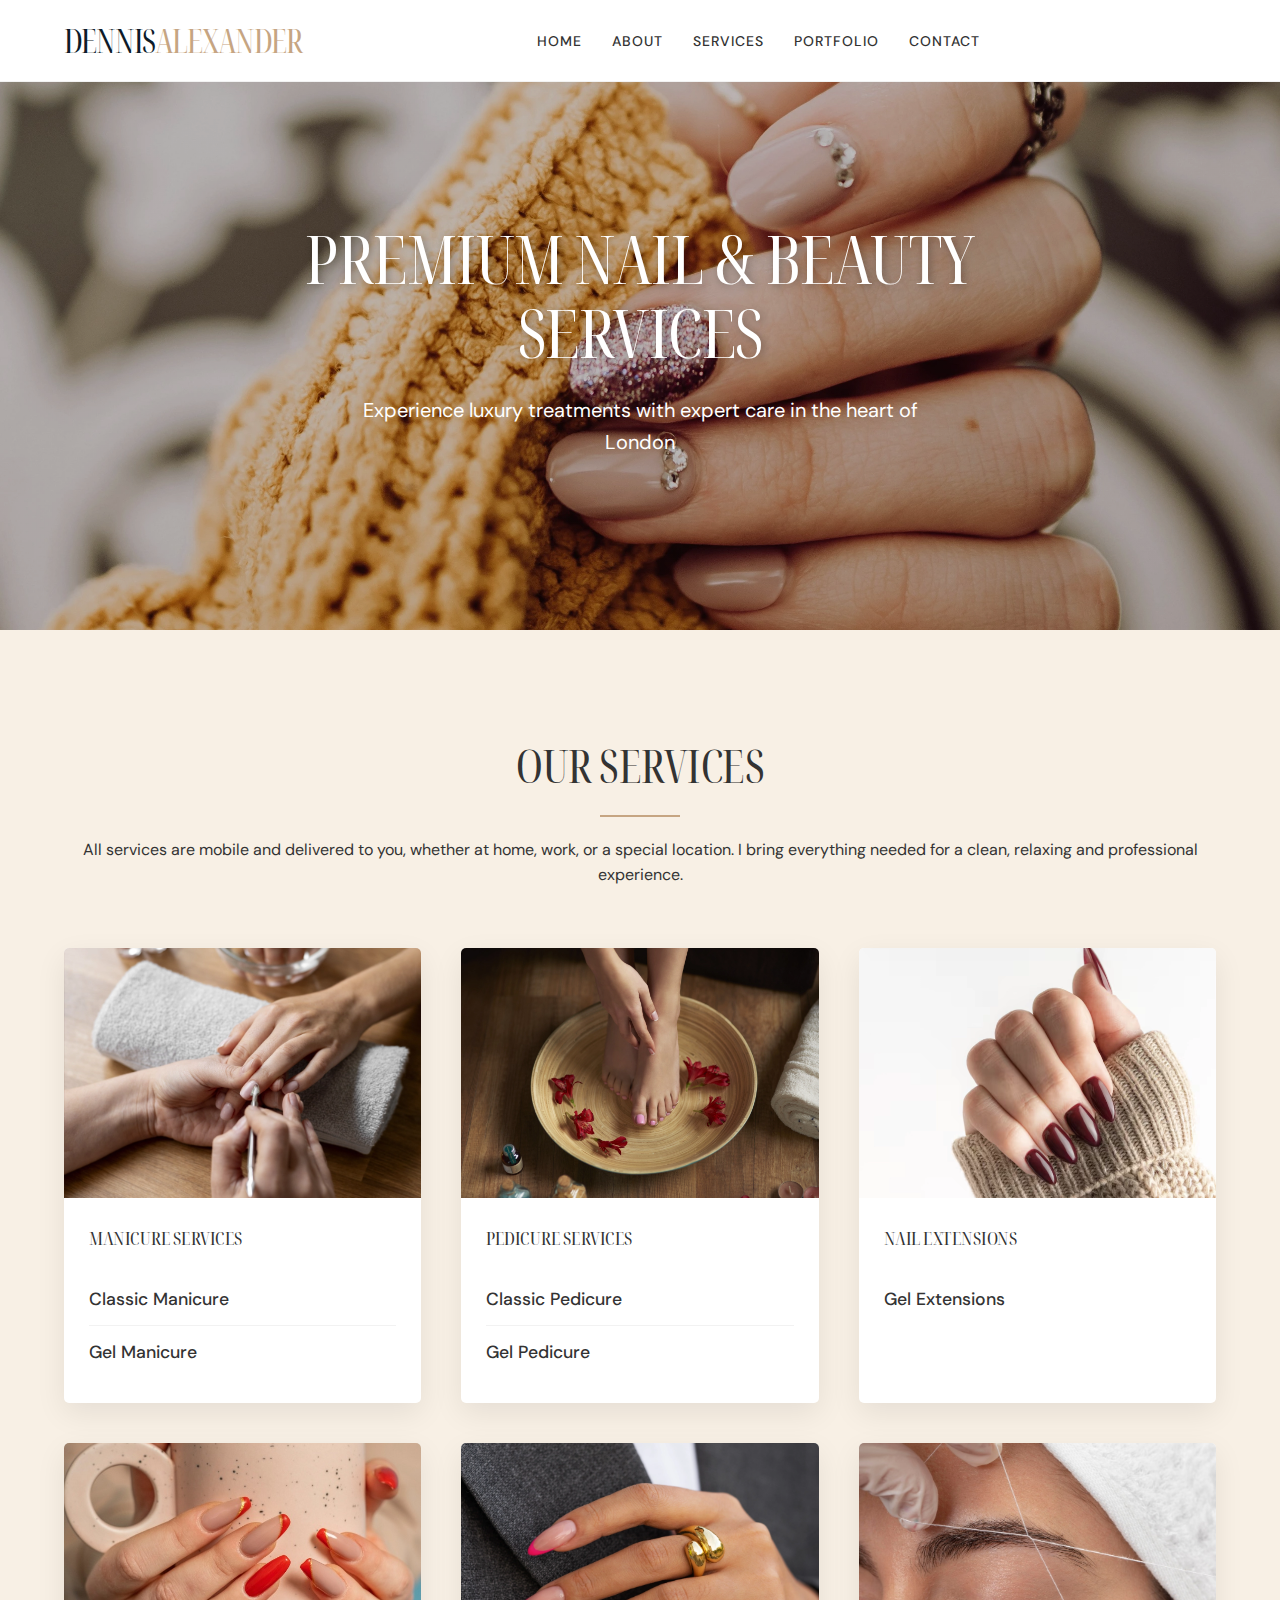
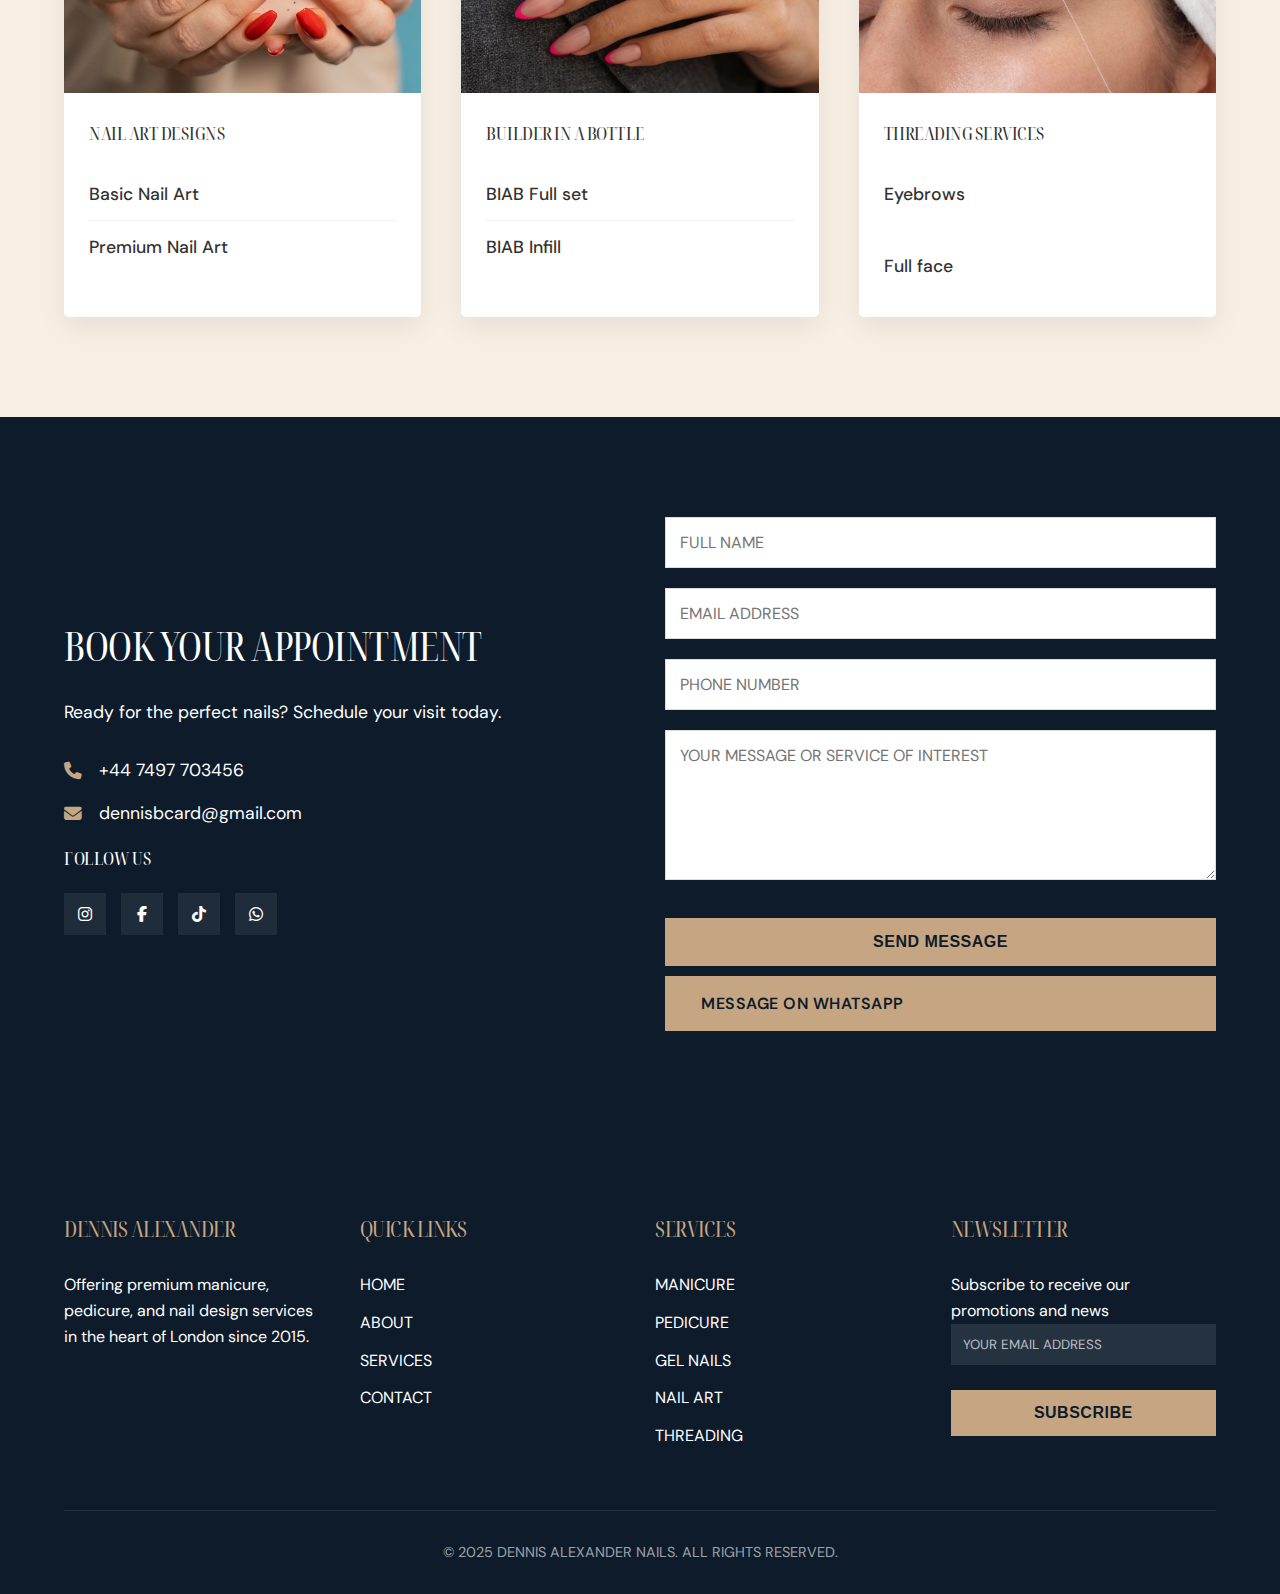
<file: services.html>
<!DOCTYPE html>
<html lang="en">
<head>
    <meta charset="UTF-8">
    <meta name="viewport" content="width=device-width, initial-scale=1.0">
    <title>Dennis Alexander | Premium Nail Services in London</title>
    <link rel="stylesheet" href="https://cdnjs.cloudflare.com/ajax/libs/font-awesome/6.4.0/css/all.min.css">
    <link href="https://fonts.googleapis.com/css2?family=Noto+Serif+Display:wdth,wght@87.5,400;87.5,600;87.5,700&family=DM+Sans:wght@400;500;600;700&display=swap" rel="stylesheet">
    <link rel="stylesheet" href="style2.css">
</head>
<body>
    <!-- Header -->
    <header id="header">
        <div class="container header-container">
            <a href="index.html" class="logo">DENNIS<span>ALEXANDER</span></a>
            
            <div class="nav-center">
                <nav>
                    <ul>
                        <li><a href="index.html">HOME</a></li>
                        <li><a href="index.html#about">ABOUT</a></li>
                        <li><a href="services.html">SERVICES</a></li>
                        <li><a href="index.html#portfolio">PORTFOLIO</a></li>
                        <li><a href="index.html#contact">CONTACT</a></li>
                    </ul>
                </nav>
            </div>
            
            <button class="mobile-menu-btn">
                <i class="fas fa-bars"></i>
            </button>
        </div>
    </header>
    
    <!-- Mobile Menu -->
    <div class="mobile-menu">
        <button class="close-menu">
            <i class="fas fa-times"></i>
        </button>
        <ul>
            <li><a href="index.html">HOME</a></li>
            <li><a href="index.html#about">ABOUT</a></li>
            <li><a href="services.html">SERVICES</a></li>
            <li><a href="index.html#portfolio">PORTFOLIO</a></li>
            <li><a href="index.html#contact">CONTACT</a></li>
        </ul>
    </div>

    <!-- Hero Section -->
    <section class="services-hero">
        <div class="container">
            <h1>PREMIUM NAIL & BEAUTY SERVICES</h1>
            <p>Experience luxury treatments with expert care in the heart of London</p>
        </div>
    </section>

    <!-- All Services Section -->
    <section class="section all-services">
        <div class="container">
            <div class="section-title">
                <h2>OUR SERVICES</h2>
                <p>All services are mobile and delivered to you, whether at home, work, or a special location. I bring everything needed for a clean, relaxing and professional experience.</p>
            </div>

            <div class="services-grid">
                <!-- Manicure Service Card -->
                <div class="service-card">
                    <div class="service-image" style="background-image: url(images/manicure.webp)">
                        <div class="service-overlay">
                            <h3>MANICURE</h3>
                            <p>Includes nail shaping, cuticle care, and long-lasting gel polish in your chosen colour</p>
                        </div>
                    </div>
                    <div class="service-content">
                        <h3>MANICURE SERVICES</h3>
                        <div class="service-items">
                            <div class="service-item">
                                <div class="service-name">Classic Manicure</div>
                                <div class="service-meta">
                                    <span class="service-price"></span>
                                    <span class="service-duration"></span>
                                </div>
                            </div>
                            <div class="service-item">
                                <div class="service-name">Gel Manicure</div>
                                <div class="service-meta">
                                    <span class="service-price"></span>
                                    <span class="service-duration"></span>
                                </div>
                                
                                
                            </div>
                            
                        </div>
                    </div>
                </div>

                <!-- Pedicure Service Card -->
                <div class="service-card">
                    <div class="service-image" style="background-image: url(images/foot.webp)">
                        <div class="service-overlay">
                            <h3>PEDICURE</h3>
                            <p>Foot soak, cuticle work, callus removal, nail shaping and gel polish.</p>
                        </div>
                    </div>
                    <div class="service-content">
                        <h3>PEDICURE SERVICES</h3>
                        <div class="service-items">
                            <div class="service-item">
                                <div class="service-name">Classic Pedicure</div>
                                <div class="service-meta">
                                    <span class="service-price"></span>
                                    <span class="service-duration"></span>
                                </div>
                            </div>
                            <div class="service-item">
                                <div class="service-name">Gel Pedicure</div>
                                <div class="service-meta">
                                    <span class="service-price"></span>
                                    <span class="service-duration"></span>
                                </div>
                            </div>
                        </div>
                    </div>
                </div>

                <!-- Gel Extensions Service Card -->
                <div class="service-card">
                    <div class="service-image" style="background-image: url(images/ext.webp)">
                        <div class="service-overlay">
                            <h3>GEL EXTENSIONS</h3>
                            <p>Elegant and durable nail extensions</p>
                        </div>
                    </div>
                    <div class="service-content">
                        <h3>NAIL EXTENSIONS</h3>
                        <div class="service-items">
                            <div class="service-item">
                                <div class="service-name">Gel Extensions</div>
                                <div class="service-meta">
                                    <span class="service-price"></span>
                                    <span class="service-duration"></span>
                                </div>
                            </div>
                        </div>
                    </div>
                </div>

                <!-- Nail Art Service Card -->
                <div class="service-card">
                    <div class="service-image" style="background-image: url(images/art2.jpg)">
                        <div class="service-overlay">
                            <h3>NAIL ART</h3>
                            <p>Express your style with unique designs</p>
                        </div>
                    </div>
                    <div class="service-content">
                        <h3>NAIL ART DESIGNS</h3>
                        <div class="service-items">
                            <div class="service-item">
                                <div class="service-name">Basic Nail Art</div>
                                <div class="service-meta">
                                    <span class="service-price"></span>
                                    <span class="service-duration"></span>
                                </div>
                            </div>
                            <div class="service-item">
                                <div class="service-name">Premium Nail Art</div>
                                <div class="service-meta">
                                    <span class="service-price"></span>
                                    <span class="service-duration"></span>
                                </div>
                            </div>
                        </div>
                    </div>
                </div>

                <!-- BIAB Service Card -->
                <div class="service-card">
                    <div class="service-image" style="background-image: url(images/art.webp)">
                        <div class="service-overlay">
                            <h3>BIAB (BUILDER)</h3>
                            <p>Strengthen and beautify your natural nails</p>
                        </div>
                    </div>
                    <div class="service-content">
                        <h3>BUILDER IN A BOTTLE</h3>
                        <div class="service-items">
                            <div class="service-item">
                                <div class="service-name">BIAB Full set</div>
                                <div class="service-meta">
                                    <span class="service-price"></span>
                                    <span class="service-duration"></span>
                                </div>
                            </div>
 <!---->                           <div class="service-item">
                                <div class="service-name">BIAB Infill</div>
                                <div class="service-meta">
                                    <span class="service-price"></span>
                                    <span class="service-duration"></span>
                                </div>
                            </div>
                        </div>
                    </div>
                </div>

                <!-- Threading Service Card -->
                <div class="service-card">
                    <div class="service-image" style="background-image: url(images/eyes.jpeg)">
                        <div class="service-overlay">
                            <h3>THREADING</h3>
                            <p>Precise hair removal for perfect brows</p>
                        </div>
                    </div>
                    <div class="service-content">
                        <h3>THREADING SERVICES</h3>
                        <div class="service-items">
                            <div class="service-item">
                                <div class="service-name">Eyebrows</div>
                                <div class="service-meta">
                                    <span class="service-price"></span>
                                    <span class="service-duration"></span>
                                </div>
                                
                            </div>
                            
                            </div>
                             <div class="service-items">
                            <div class="service-item">
                                <div class="service-name">Full face</div>
                                <div class="service-meta">
                                    <span class="service-price"></span>
                                    <span class="service-duration"></span>
                                </div>
                                
                            </div>
                            
                            </div>
                            
                            </div>
                            
                            </div>
                        </div>
                    </div>
                </div>
            </div>
        </div>
    </section>

    <!-- Booking Section -->
    <section class="section booking">
        <div class="container">
            <div class="booking-container">
                <div class="booking-info">
                    <h2>BOOK YOUR APPOINTMENT</h2>
                    <p>Ready for the perfect nails? Schedule your visit today.</p>
                    <div class="contact-details">
                        <p><i class="fas fa-phone"></i> +44 7497 703456</p>
                        <p><i class="fas fa-envelope"></i> dennisbcard@gmail.com</p>
                    
                    </div>
                    <h3>FOLLOW US</h3>
                    <div class="social-links">
                        <a href="https://www.instagram.com/dennis_alexander.uk/"><i class="fab fa-instagram"></i></a>
                        <a href="#"><i class="fab fa-facebook-f"></i></a>
                        <a href="#"><i class="fab fa-tiktok"></i></a>
                        <a href="https://wa.me/+447497703456"><i class="fab fa-whatsapp"></i></a>
                    </div>
                </div>
                
                <div class="contact-form">
                    <form action="https://formspree.io/f/mpwlyaev" method="POST" enctype="application/json">
                        <div class="form-group" >
                            <input type="text" name="name" placeholder="FULL NAME" required>
                        </div>
                        <div class="form-group">
                            <input type="email" name="email" placeholder="EMAIL ADDRESS" required>
                        </div>
                        <div class="form-group">
                            <input type="tel" name="number" placeholder="PHONE NUMBER" required>
                        </div>
                        <div class="form-group">
                            <textarea placeholder="YOUR MESSAGE OR SERVICE OF INTEREST" name="message" required></textarea>
                        </div>
                        <button type="submit" class="btn">SEND MESSAGE</button>
                    </form>
                    <div class="hero-buttons">
                         <a href="https://wa.me/+447497703456" class="btn">MESSAGE ON WHATSAPP</a>
                     </div>
                </div>
            </div>
                  
                    
                </div>
            </div>
        </div>
    </section>

    <!-- Footer -->
    <footer>
        <div class="container">
            <div class="footer-content">
                <div class="footer-col">
                    <h3>DENNIS ALEXANDER</h3>
                    <p>Offering premium manicure, pedicure, and nail design services in the heart of London since 2015.</p>
                </div>
                
                <div class="footer-col">
                    <h3>QUICK LINKS</h3>
                    <div class="footer-links">
                        <a href="index.html">HOME</a>
                        <a href="index.html#about">ABOUT</a>
                        <a href="services.html">SERVICES</a>
                        <a href="index.html#contact">CONTACT</a>
                    </div>
                </div>
                
                <div class="footer-col">
                    <h3>SERVICES</h3>
                    <div class="footer-links">
                        <a href="#manicure">MANICURE</a>
                        <a href="#pedicure">PEDICURE</a>
                        <a href="#gel">GEL NAILS</a>
                        <a href="#art">NAIL ART</a>
                        <a href="#threading">THREADING</a>
                    </div>
                </div>
                
                <div class="footer-col">
                    <h3>NEWSLETTER</h3>
                    <p>Subscribe to receive our promotions and news</p>
                    <form class="newsletter-form">
                        <input type="email" placeholder="YOUR EMAIL ADDRESS" required>
                        <button type="submit" class="btn">SUBSCRIBE</button>
                    </form>
                </div>
            </div>
            
            <div class="copyright">
                <p>&copy; 2025 DENNIS ALEXANDER NAILS. ALL RIGHTS RESERVED.</p>
            </div>
        </div>
    </footer>

   <script>
        document.querySelector('.contact-form form').addEventListener('submit', async (e) => {
            e.preventDefault();
            
            const formData = {
            name: e.target.name.value,
            email: e.target.email.value,
            number: e.target.number.value,
            message: e.target.message.value
            };

            try {
            const response = await fetch(e.target.action, {
                method: 'POST',
                headers: { 'Content-Type': 'application/json' },
                body: JSON.stringify(formData)
            });

            if (response.ok) {
                alert('Message sent successfully!');
                e.target.reset(); // Limpiar formulario
            } else {
                alert('Error sending: ' + response.status);
            }
            } catch (error) {
            alert('Critical error: ' + error.message);
            }
        });
       document.addEventListener('DOMContentLoaded', function() {
            const menuBtn = document.querySelector('.mobile-menu-btn');
            const closeBtn = document.querySelector('.close-menu');
            const mobileMenu = document.querySelector('.mobile-menu');
            
            if (menuBtn) {
                menuBtn.addEventListener('click', function() {
                    mobileMenu.classList.add('active');
                    document.body.style.overflow = 'hidden'; // Prevent scrolling when menu is open
                });
            }
            
            if (closeBtn) {
                closeBtn.addEventListener('click', function() {
                    mobileMenu.classList.remove('active');
                    document.body.style.overflow = 'auto'; // Restore scrolling
                });
            }
            
            // Close menu when clicking on links
            const menuLinks = document.querySelectorAll('.mobile-menu a');
            menuLinks.forEach(link => {
                link.addEventListener('click', function() {
                    mobileMenu.classList.remove('active');
                    document.body.style.overflow = 'auto';
                });
            });
        });
        </script>
</body>
</html>
</file>
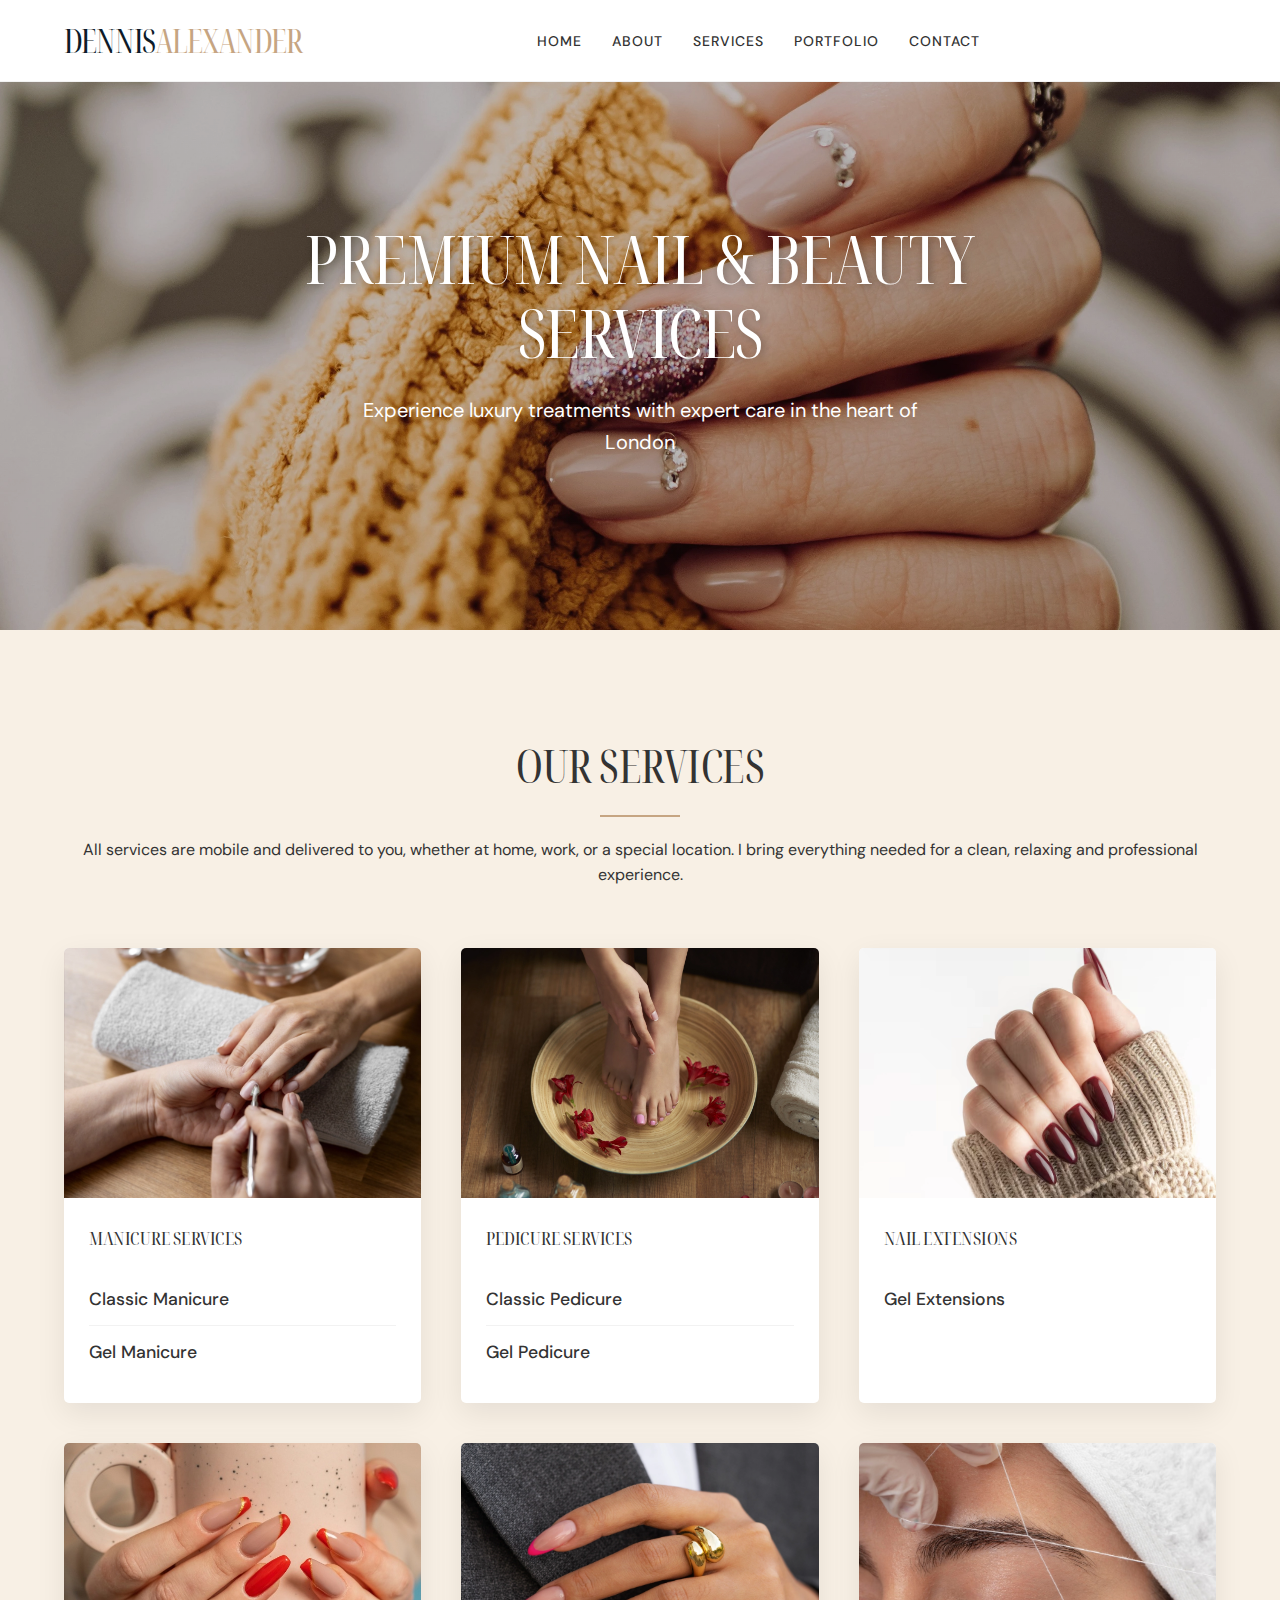
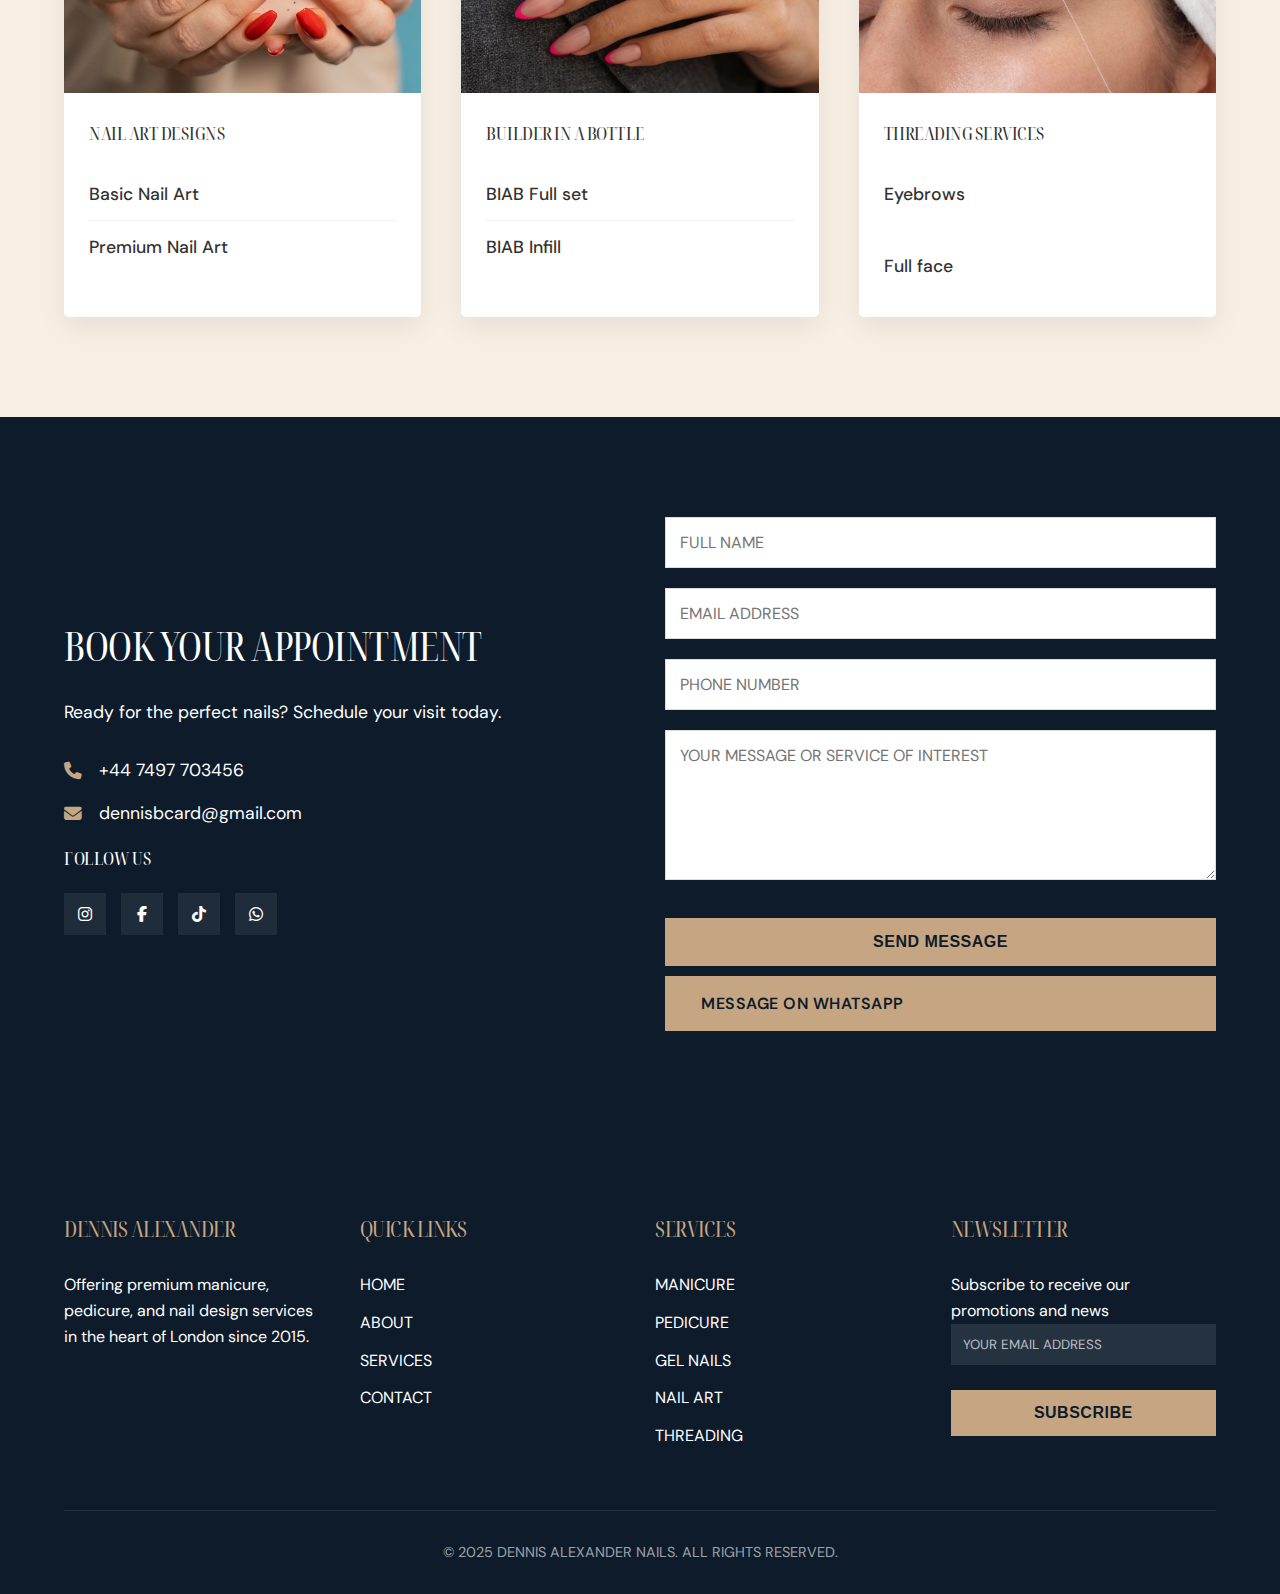
<file: dennis/services.html>
<!DOCTYPE html>
<html lang="en">
<head>
    <meta charset="UTF-8">
    <meta name="viewport" content="width=device-width, initial-scale=1.0">
    <title>Dennis Alexander | Premium Nail Services in London</title>
    <link rel="stylesheet" href="https://cdnjs.cloudflare.com/ajax/libs/font-awesome/6.4.0/css/all.min.css">
    <link href="https://fonts.googleapis.com/css2?family=Noto+Serif+Display:wdth,wght@87.5,400;87.5,600;87.5,700&family=DM+Sans:wght@400;500;600;700&display=swap" rel="stylesheet">
    <link rel="stylesheet" href="style2.css">
</head>
<body>
    <!-- Header -->
    <header id="header">
        <div class="container header-container">
            <a href="index.html" class="logo">DENNIS<span>ALEXANDER</span></a>
            
            <div class="nav-center">
                <nav>
                    <ul>
                        <li><a href="index.html">HOME</a></li>
                        <li><a href="index.html#about">ABOUT</a></li>
                        <li><a href="services.html">SERVICES</a></li>
                        <li><a href="index.html#portfolio">PORTFOLIO</a></li>
                        <li><a href="index.html#contact">CONTACT</a></li>
                    </ul>
                </nav>
            </div>
            
            <button class="mobile-menu-btn">
                <i class="fas fa-bars"></i>
            </button>
        </div>
    </header>
    
    <!-- Mobile Menu -->
    <div class="mobile-menu">
        <button class="close-menu">
            <i class="fas fa-times"></i>
        </button>
        <ul>
            <li><a href="index.html">HOME</a></li>
            <li><a href="index.html#about">ABOUT</a></li>
            <li><a href="services.html">SERVICES</a></li>
            <li><a href="index.html#portfolio">PORTFOLIO</a></li>
            <li><a href="index.html#contact">CONTACT</a></li>
        </ul>
    </div>

    <!-- Hero Section -->
    <section class="services-hero">
        <div class="container">
            <h1>PREMIUM NAIL & BEAUTY SERVICES</h1>
            <p>Experience luxury treatments with expert care in the heart of London</p>
        </div>
    </section>

    <!-- All Services Section -->
    <section class="section all-services">
        <div class="container">
            <div class="section-title">
                <h2>OUR SERVICES</h2>
                <p>All services are mobile and delivered to you, whether at home, work, or a special location. I bring everything needed for a clean, relaxing and professional experience.</p>
            </div>

            <div class="services-grid">
                <!-- Manicure Service Card -->
                <div class="service-card">
                    <div class="service-image" style="background-image: url(images/manicure.webp)">
                        <div class="service-overlay">
                            <h3>MANICURE</h3>
                            <p>Includes nail shaping, cuticle care, and long-lasting gel polish in your chosen colour</p>
                        </div>
                    </div>
                    <div class="service-content">
                        <h3>MANICURE SERVICES</h3>
                        <div class="service-items">
                            <div class="service-item">
                                <div class="service-name">Classic Manicure</div>
                                <div class="service-meta">
                                    <span class="service-price"></span>
                                    <span class="service-duration"></span>
                                </div>
                            </div>
                            <div class="service-item">
                                <div class="service-name">Gel Manicure</div>
                                <div class="service-meta">
                                    <span class="service-price"></span>
                                    <span class="service-duration"></span>
                                </div>
                                
                                
                            </div>
                            
                        </div>
                    </div>
                </div>

                <!-- Pedicure Service Card -->
                <div class="service-card">
                    <div class="service-image" style="background-image: url(images/foot.webp)">
                        <div class="service-overlay">
                            <h3>PEDICURE</h3>
                            <p>Foot soak, cuticle work, callus removal, nail shaping and gel polish.</p>
                        </div>
                    </div>
                    <div class="service-content">
                        <h3>PEDICURE SERVICES</h3>
                        <div class="service-items">
                            <div class="service-item">
                                <div class="service-name">Classic Pedicure</div>
                                <div class="service-meta">
                                    <span class="service-price"></span>
                                    <span class="service-duration"></span>
                                </div>
                            </div>
                            <div class="service-item">
                                <div class="service-name">Gel Pedicure</div>
                                <div class="service-meta">
                                    <span class="service-price"></span>
                                    <span class="service-duration"></span>
                                </div>
                            </div>
                        </div>
                    </div>
                </div>

                <!-- Gel Extensions Service Card -->
                <div class="service-card">
                    <div class="service-image" style="background-image: url(images/ext.webp)">
                        <div class="service-overlay">
                            <h3>GEL EXTENSIONS</h3>
                            <p>Elegant and durable nail extensions</p>
                        </div>
                    </div>
                    <div class="service-content">
                        <h3>NAIL EXTENSIONS</h3>
                        <div class="service-items">
                            <div class="service-item">
                                <div class="service-name">Gel Extensions</div>
                                <div class="service-meta">
                                    <span class="service-price"></span>
                                    <span class="service-duration"></span>
                                </div>
                            </div>
                        </div>
                    </div>
                </div>

                <!-- Nail Art Service Card -->
                <div class="service-card">
                    <div class="service-image" style="background-image: url(images/art2.jpg)">
                        <div class="service-overlay">
                            <h3>NAIL ART</h3>
                            <p>Express your style with unique designs</p>
                        </div>
                    </div>
                    <div class="service-content">
                        <h3>NAIL ART DESIGNS</h3>
                        <div class="service-items">
                            <div class="service-item">
                                <div class="service-name">Basic Nail Art</div>
                                <div class="service-meta">
                                    <span class="service-price"></span>
                                    <span class="service-duration"></span>
                                </div>
                            </div>
                            <div class="service-item">
                                <div class="service-name">Premium Nail Art</div>
                                <div class="service-meta">
                                    <span class="service-price"></span>
                                    <span class="service-duration"></span>
                                </div>
                            </div>
                        </div>
                    </div>
                </div>

                <!-- BIAB Service Card -->
                <div class="service-card">
                    <div class="service-image" style="background-image: url(images/art.webp)">
                        <div class="service-overlay">
                            <h3>BIAB (BUILDER)</h3>
                            <p>Strengthen and beautify your natural nails</p>
                        </div>
                    </div>
                    <div class="service-content">
                        <h3>BUILDER IN A BOTTLE</h3>
                        <div class="service-items">
                            <div class="service-item">
                                <div class="service-name">BIAB Full set</div>
                                <div class="service-meta">
                                    <span class="service-price"></span>
                                    <span class="service-duration"></span>
                                </div>
                            </div>
 <!---->                           <div class="service-item">
                                <div class="service-name">BIAB Infill</div>
                                <div class="service-meta">
                                    <span class="service-price"></span>
                                    <span class="service-duration"></span>
                                </div>
                            </div>
                        </div>
                    </div>
                </div>

                <!-- Threading Service Card -->
                <div class="service-card">
                    <div class="service-image" style="background-image: url(images/eyes.jpeg)">
                        <div class="service-overlay">
                            <h3>THREADING</h3>
                            <p>Precise hair removal for perfect brows</p>
                        </div>
                    </div>
                    <div class="service-content">
                        <h3>THREADING SERVICES</h3>
                        <div class="service-items">
                            <div class="service-item">
                                <div class="service-name">Eyebrows</div>
                                <div class="service-meta">
                                    <span class="service-price"></span>
                                    <span class="service-duration"></span>
                                </div>
                                
                            </div>
                            
                            </div>
                             <div class="service-items">
                            <div class="service-item">
                                <div class="service-name">Full face</div>
                                <div class="service-meta">
                                    <span class="service-price"></span>
                                    <span class="service-duration"></span>
                                </div>
                                
                            </div>
                            
                            </div>
                            
                            </div>
                            
                            </div>
                        </div>
                    </div>
                </div>
            </div>
        </div>
    </section>

    <!-- Booking Section -->
    <section class="section booking">
        <div class="container">
            <div class="booking-container">
                <div class="booking-info">
                    <h2>BOOK YOUR APPOINTMENT</h2>
                    <p>Ready for the perfect nails? Schedule your visit today.</p>
                    <div class="contact-details">
                        <p><i class="fas fa-phone"></i> +44 7497 703456</p>
                        <p><i class="fas fa-envelope"></i> dennisbcard@gmail.com</p>
                    
                    </div>
                    <h3>FOLLOW US</h3>
                    <div class="social-links">
                        <a href="https://www.instagram.com/dennis_alexander.uk/"><i class="fab fa-instagram"></i></a>
                        <a href="#"><i class="fab fa-facebook-f"></i></a>
                        <a href="#"><i class="fab fa-tiktok"></i></a>
                        <a href="https://wa.me/+447497703456"><i class="fab fa-whatsapp"></i></a>
                    </div>
                </div>
                
                <div class="contact-form">
                    <form action="https://formspree.io/f/mpwlyaev" method="POST" enctype="application/json">
                        <div class="form-group" >
                            <input type="text" name="name" placeholder="FULL NAME" required>
                        </div>
                        <div class="form-group">
                            <input type="email" name="email" placeholder="EMAIL ADDRESS" required>
                        </div>
                        <div class="form-group">
                            <input type="tel" name="number" placeholder="PHONE NUMBER" required>
                        </div>
                        <div class="form-group">
                            <textarea placeholder="YOUR MESSAGE OR SERVICE OF INTEREST" name="message" required></textarea>
                        </div>
                        <button type="submit" class="btn">SEND MESSAGE</button>
                    </form>
                    <div class="hero-buttons">
                         <a href="https://wa.me/+447497703456" class="btn">MESSAGE ON WHATSAPP</a>
                     </div>
                </div>
            </div>
                  
                    
                </div>
            </div>
        </div>
    </section>

    <!-- Footer -->
    <footer>
        <div class="container">
            <div class="footer-content">
                <div class="footer-col">
                    <h3>DENNIS ALEXANDER</h3>
                    <p>Offering premium manicure, pedicure, and nail design services in the heart of London since 2015.</p>
                </div>
                
                <div class="footer-col">
                    <h3>QUICK LINKS</h3>
                    <div class="footer-links">
                        <a href="index.html">HOME</a>
                        <a href="index.html#about">ABOUT</a>
                        <a href="services.html">SERVICES</a>
                        <a href="index.html#contact">CONTACT</a>
                    </div>
                </div>
                
                <div class="footer-col">
                    <h3>SERVICES</h3>
                    <div class="footer-links">
                        <a href="#manicure">MANICURE</a>
                        <a href="#pedicure">PEDICURE</a>
                        <a href="#gel">GEL NAILS</a>
                        <a href="#art">NAIL ART</a>
                        <a href="#threading">THREADING</a>
                    </div>
                </div>
                
                <div class="footer-col">
                    <h3>NEWSLETTER</h3>
                    <p>Subscribe to receive our promotions and news</p>
                    <form class="newsletter-form">
                        <input type="email" placeholder="YOUR EMAIL ADDRESS" required>
                        <button type="submit" class="btn">SUBSCRIBE</button>
                    </form>
                </div>
            </div>
            
            <div class="copyright">
                <p>&copy; 2025 DENNIS ALEXANDER NAILS. ALL RIGHTS RESERVED.</p>
            </div>
        </div>
    </footer>

   <script>
        document.querySelector('.contact-form form').addEventListener('submit', async (e) => {
            e.preventDefault();
            
            const formData = {
            name: e.target.name.value,
            email: e.target.email.value,
            number: e.target.number.value,
            message: e.target.message.value
            };

            try {
            const response = await fetch(e.target.action, {
                method: 'POST',
                headers: { 'Content-Type': 'application/json' },
                body: JSON.stringify(formData)
            });

            if (response.ok) {
                alert('Message sent successfully!');
                e.target.reset(); // Limpiar formulario
            } else {
                alert('Error sending: ' + response.status);
            }
            } catch (error) {
            alert('Critical error: ' + error.message);
            }
        });
        </script>
</body>
</html>
</file>
<file: style.css>
:root {
            --primary: #f8f0e5;
            --secondary: #0d1b2a;
            --accent: #c6a582;
            --text: #333333;
            --light: #ffffff;
            --gray: #eaeaea;
        }
        
        * {
            margin: 0;
            padding: 0;
            box-sizing: border-box;
        }
        
        body {
            font-family: 'DM Sans', sans-serif;
            color: var(--text);
            background-color: var(--primary);
            line-height: 1.6;
        }
        
        h1, h2, h3, h4 {
            font-family: 'Noto Serif Display', serif;
            font-weight: var(--light);
            font-stretch: extra-condensed;
            letter-spacing: -0.5px;
            margin-bottom: 20px;
        }
        
        .container {
            width: 90%;
            max-width: 1200px;
            margin: 0 auto;
        }
        
        /* Header Styles */
        header {
            background-color: var(--light);
            position: fixed;
            width: 100%;
            top: 0;
            z-index: 1000;
            padding: 15px 0;
            border-bottom: 1px solid rgba(0, 0, 0, 0.05);
            transition: all 0.3s;
        }
        
        header.scrolled {
            box-shadow: 0 2px 15px rgba(0, 0, 0, 0.08);
            padding: 10px 0;
        }
        
        .header-container {
            display: flex;
            justify-content: space-between;
            align-items: center;
        }
        
        .logo {
            font-family: 'Noto Serif Display', serif;
            font-stretch: extra-condensed;
            font-size: 32px;
            font-weight: var(--light);
            color: var(--secondary);
            text-decoration: none;
            letter-spacing: -1px;
            text-transform: uppercase;
        }
        
        .logo span {
            color: var(--accent);
        }
        
        nav ul {
            display: flex;
            list-style: none;
            padding: 0;
            margin: 0;
        }
        
        nav ul li {
            margin: 0 15px;
        }
      
        
        nav ul li a {
            text-decoration: none;
            color: var(--text);
            font-weight: 500;
            font-size: 14px;
            position: relative;
            padding-bottom: 5px;
            transition: color 0.3s;
            text-transform: uppercase;
            letter-spacing: 1px;
        }
        
        nav ul li a:hover {
            color: var(--accent);
        }
        
        nav ul li a::after {
            content: '';
            position: absolute;
            bottom: 0;
            left: 0;
            width: 0;
            height: 1px;
            background-color: var(--accent);
            transition: width 0.3s;
        }
        
        nav ul li a:hover::after {
            width: 100%;
        }
        .nav-center {
            flex: 1;
            display: flex;
            justify-content: center;
        }
        
        .mobile-menu-btn {
            display: none;
            background: none;
            border: none;
            font-size: 24px;
            color: var(--secondary);
            cursor: pointer;
        }
        /* Mobile Menu */
        .mobile-menu {
            position: fixed;
            top: 0;
            left: 0;
            width: 100%;
            height: 100%;
            background-color: var(--light);
            z-index: 2000;
            display: flex;
            flex-direction: column;
            justify-content: center;
            align-items: center;
            transform: translateY(-100%);
            transition: transform 0.4s ease-in-out;
        }
        
        .mobile-menu.active {
            transform: translateY(0);
        }
        
        .mobile-menu ul {
            list-style: none;
            padding: 0;
            text-align: center;
        }
        
        .mobile-menu ul li {
            margin: 20px 0;
        }
        
        .mobile-menu ul li a {
            text-decoration: none;
            color: var(--secondary);
            font-size: 1.5rem;
            font-weight: 600;
            text-transform: uppercase;
        }
        
        .close-menu {
            position: absolute;
            top: 30px;
            right: 30px;
            background: none;
            border: none;
            font-size: 30px;
            color: var(--secondary);
            cursor: pointer;
        }
        
        /* Centered menu container */
        .nav-center {
            flex: 1;
            display: flex;
            justify-content: center;
        }
        
        /* Hero Section */
        .hero {
            height: 100vh;
            background: linear-gradient(rgba(0, 0, 0, 0.25), rgba(0, 0, 0, 0.25)), url(images/nails1.webp) no-repeat center center/cover;
            display: flex;
            align-items: center;
            text-align: center;
            color: var(--light);
            padding-top: 80px;
        }
        
        .hero-content {
            max-width: 800px;
            margin: 0 auto;
            padding: 20px;
        }
        
        .hero h1 {
            font-size: 4.2rem;
            font-weight: var(--light);
            margin-bottom: 25px;
            text-shadow: 2px 2px 8px rgba(0, 0, 0, 0.3);
            line-height: 1.1;
        }
        
        .hero p {
            font-size: 1.25rem;
            margin-bottom: 30px;
            max-width: 600px;
            margin-left: auto;
            margin-right: auto;
            font-weight: 400;
        }
        
        .btn {
            display: inline-block;
            padding: 14px 35px;
            background-color: var(--accent);
            color: var(--secondary);
            text-decoration: none;
            border-radius: 0;
            font-weight: 600;
            transition: all 0.3s;
            border: 1px solid var(--accent);
            margin: 10px;
            font-size: 1rem;
            letter-spacing: 0.5px;
            text-transform: uppercase;
        }
        
        .btn:hover {
            background-color: transparent;
            color: var(--light);
            transform: translateY(-3px);
        }
        
        .btn-outline {
            background-color: transparent;
            color: var(--light);
            border: 1px solid var(--light);
        }
        
        .btn-outline:hover {
            background-color: var(--light);
            color: var(--secondary);
        }
        
        /* About Section */
        /* About Section */
.about {
    padding: 120px 0;
}

.about-flex-container {
    display: flex;
    align-items: center;
}

.about-image {
    flex: 1;
    height: 600px;
    min-height: 400px;
    background: url(images/den1.jpg) no-repeat center center/cover;
    margin-right: 50px;
}

.about-content {
    flex: 1;
}

.about-content h2 {
    font-size: 2.8rem;
    margin-bottom: 30px;
    position: relative;
    padding-bottom: 20px;
}

.about-content h2::after {
    content: '';
    position: absolute;
    bottom: 0;
    left: 0;
    width: 80px;
    height: 2px;
    background-color: var(--accent);
}

.about-content p {
    margin-bottom: 25px;
    font-size: 1.1rem;
}

.signature {
    font-family: 'Noto Serif Display', serif;
    font-stretch: extra-condensed;
    font-size: 2.2rem;
    margin-top: 30px;
    color: var(--accent);
}

/* Responsive adjustments */
        @media (max-width: 1100px) {
        .about-flex-container {
        flex-direction: column;
        }
    
    .about-image {
        width: 100%;
        margin-right: 0;
        margin-bottom: 40px;
        order: 2; /* Esto coloca la imagen después del texto en móvil */
    }
    
    .about-content {
        order: 1; /* Esto coloca el texto antes de la imagen en móvil */
        margin-bottom: 40px;
    }
        }

    /* Responsive adjustments */
        @media (max-width: 1100px) {
        .about-flex-container {
        flex-direction: column;
        }
    
    .about-image {
        width: 100%;
        margin-right: 0;
        margin-bottom: 40px;
        }
    }
        
        /* Services Section */
        .section {
            padding: 100px 0;
        }
        
        .section-title {
            text-align: center;
            margin-bottom: 60px;
        }
        
        .section-title h2 {
            font-size: 2.8rem;
            position: relative;
            display: inline-block;
            padding-bottom: 15px;
        }
        
        .section-title h2::after {
            content: '';
            position: absolute;
            bottom: 0;
            left: 50%;
            transform: translateX(-50%);
            width: 80px;
            height: 2px;
            background-color: var(--accent);
        }
        
        .services-grid {
            display: grid;
            grid-template-columns: repeat(auto-fit, minmax(300px, 1fr));
            gap: 30px;
        }
        
        .service-card {
            background-color: var(--light);
            border-radius: 0;
            overflow: hidden;
            box-shadow: 0 5px 20px rgba(0, 0, 0, 0.05);
            transition: transform 0.3s;
            border: 1px solid rgba(0, 0, 0, 0.05);
        }
        
        .service-card:hover {
            transform: translateY(-10px);
        }
        
        .service-img {
            height: 250px;
            overflow: hidden;
        }
        
        .service-img img {
            width: 100%;
            height: 100%;
            object-fit: cover;
            transition: transform 0.5s;
        }
        
        .service-card:hover .service-img img {
            transform: scale(1.05);
        }
        
        .service-content {
            padding: 25px;
        }
        
        .service-content h3 {
            font-size: 1.6rem;
            margin-bottom: 10px;
            letter-spacing: -0.5px;
        }
        
        .price {
            color: var(--accent);
            font-weight: 600;
            font-size: 1.2rem;
            margin: 10px 0 15px;
            display: block;
        }
        .view-all-services {
        text-align: center;
         margin-top: 60px;
        }

        .view-all-services .btn {
        padding: 16px 45px;
        font-size: 1.1rem;
        
    }
        
        /* Portfolio Section */
        .portfolio {
            background-color: var(--light);
        }
        
        .portfolio-grid {
            display: grid;
            grid-template-columns: repeat(auto-fit, minmax(280px, 1fr));
            gap: 20px;
        }
        
        .portfolio-item {
            position: relative;
            height: 380px;
            overflow: hidden;
        }
        
        .portfolio-item img {
            width: 100%;
            height: 100%;
            object-fit: cover;
            transition: transform 0.5s;
        }
        
        .portfolio-item:hover img {
            transform: scale(1.05);
        }
        
        .portfolio-overlay {
            position: absolute;
            top: 0;
            left: 0;
            width: 100%;
            height: 100%;
            background: rgba(13, 27, 42, 0.85);
            display: flex;
            flex-direction: column;
            justify-content: center;
            align-items: center;
            opacity: 0;
            transition: opacity 0.3s;
            color: white;
            text-align: center;
            padding: 20px;
        }
        
        .portfolio-item:hover .portfolio-overlay {
            opacity: 1;
        }
        
        /* Testimonials */
        .testimonials {
            background-color: var(--primary);
        }
        
        .testimonial-grid {
            display: grid;
            grid-template-columns: repeat(auto-fit, minmax(300px, 1fr));
            gap: 30px;
        }
        
        .testimonial-card {
            background-color: var(--light);
            padding: 35px;
            box-shadow: 0 5px 20px rgba(0, 0, 0, 0.05);
            border: 1px solid rgba(0, 0, 0, 0.05);
        }
        
        .testimonial-text {
            font-style: italic;
            margin-bottom: 25px;
            position: relative;
        }
        
        
        
        .client-info {
            display: flex;
            align-items: center;
        }
        
        .client-avatar {
            width: 60px;
            height: 60px;
            border-radius: 50%;
            overflow: hidden;
            margin-right: 15px;
        }
        
        .client-avatar img {
            width: 100%;
            height: 100%;
            object-fit: cover;
        }
        
        .client-details h4 {
            margin-bottom: 5px;
            font-size: 1.2rem;
        }
        
        .client-details p {
            color: var(--accent);
            font-size: 0.9rem;
        }
        
        /* Contact Section */
        .contact {
            display: grid;
            grid-template-columns: 1fr 1fr;
            gap: 50px;
            align-items: center;
        }
        
        .contact-info {
            margin-bottom: 30px;
        }
        
        .contact-info h3 {
            margin-bottom: 15px;
            color: var(--secondary);
            font-size: 1.8rem;
        }
        
        .contact-details {
            margin-bottom: 20px;
            padding-left: 5px;
        }
        
        .contact-details i {
            color: var(--accent);
            margin-right: 12px;
            width: 20px;
            font-size: 1.1rem;
        }
        
        .contact-form .form-group {
            margin-bottom: 20px;
        }
        
        .contact-form input,
        .contact-form textarea {
            width: 100%;
            padding: 14px;
            border: 1px solid #ddd;
            border-radius: 0;
            font-family: 'DM Sans', sans-serif;
            background-color: var(--light);
            font-size: 1rem;
        }
        
        .contact-form textarea {
            height: 150px;
            resize: vertical;
        }
        
        .map {
            height: 400px;
            background-color: #eee;
            overflow: hidden;
            margin-top: 50px;
        }
        
        /* Footer */
        footer {
            background-color: var(--secondary);
            color: var(--light);
            padding: 80px 0 30px;
        }
        
        .footer-content {
            display: grid;
            grid-template-columns: repeat(auto-fit, minmax(250px, 1fr));
            gap: 30px;
            margin-bottom: 50px;
        }
        
        .footer-col h3 {
            color: var(--accent);
            margin-bottom: 25px;
            font-size: 1.4rem;
        }
        
        .footer-links a {
            display: block;
            color: var(--light);
            margin-bottom: 12px;
            text-decoration: none;
            transition: color 0.3s;
        }
        
        .footer-links a:hover {
            color: var(--accent);
        }
        
        .social-links {
            display: flex;
            gap: 15px;
        }
        
        .social-links a {
            display: flex;
            align-items: center;
            justify-content: center;
            width: 42px;
            height: 42px;
            border-radius: 0;
            background-color: rgba(255, 255, 255, 0.08);
            color: var(--light);
            text-decoration: none;
            transition: all 0.3s;
        }
        
        .social-links a:hover {
            background-color: var(--accent);
            transform: translateY(-3px);
        }
        
        .copyright {
            text-align: center;
            padding-top: 30px;
            border-top: 1px solid rgba(255, 255, 255, 0.1);
            font-size: 0.9rem;
            color: rgba(255, 255, 255, 0.6);
        }
        
        /* Responsive Design */
        @media (max-width: 1100px) {
            .hero h1 {
                font-size: 3.5rem;
            }
            
            .about {
                flex-direction: column;
                padding: 80px 0;
            }
            
            .about-image {
                width: 100%;
                margin-bottom: 40px;
            }
            
            .about-content {
                padding: 0;
            }
        }
        
        @media (max-width: 900px) {
            .nav-center {
                display: none;
            }
            
            .mobile-menu-btn {
                display: block;
            }
        }
        
        @media (max-width: 768px) {
            .header-container {
                padding: 10px 0;
            }
            
            .hero {
                height: auto;
                min-height: 100vh;
            }
            
            .hero h1 {
                font-size: 2.8rem;
            }
            
            .section {
                padding: 70px 0;
            }
            
            .contact {
                grid-template-columns: 1fr;
            }
        }
        
        @media (max-width: 576px) {
            .hero h1 {
                font-size: 2.3rem;
            }
            
            .btn {
                display: block;
                margin: 15px auto;
                width: 80%;
                max-width: 300px;
            }
            
            .section-title h2 {
                font-size: 2.3rem;
            }
        }
</file>
<file: dennis/style.css>
:root {
            --primary: #f8f0e5;
            --secondary: #0d1b2a;
            --accent: #c6a582;
            --text: #333333;
            --light: #ffffff;
            --gray: #eaeaea;
        }
        
        * {
            margin: 0;
            padding: 0;
            box-sizing: border-box;
        }
        
        body {
            font-family: 'DM Sans', sans-serif;
            color: var(--text);
            background-color: var(--primary);
            line-height: 1.6;
        }
        
        h1, h2, h3, h4 {
            font-family: 'Noto Serif Display', serif;
            font-weight: var(--light);
            font-stretch: extra-condensed;
            letter-spacing: -0.5px;
            margin-bottom: 20px;
        }
        
        .container {
            width: 90%;
            max-width: 1200px;
            margin: 0 auto;
        }
        
        /* Header Styles */
        header {
            background-color: var(--light);
            position: fixed;
            width: 100%;
            top: 0;
            z-index: 1000;
            padding: 15px 0;
            border-bottom: 1px solid rgba(0, 0, 0, 0.05);
            transition: all 0.3s;
        }
        
        header.scrolled {
            box-shadow: 0 2px 15px rgba(0, 0, 0, 0.08);
            padding: 10px 0;
        }
        
        .header-container {
            display: flex;
            justify-content: space-between;
            align-items: center;
        }
        
        .logo {
            font-family: 'Noto Serif Display', serif;
            font-stretch: extra-condensed;
            font-size: 32px;
            font-weight: var(--light);
            color: var(--secondary);
            text-decoration: none;
            letter-spacing: -1px;
            text-transform: uppercase;
        }
        
        .logo span {
            color: var(--accent);
        }
        
        nav ul {
            display: flex;
            list-style: none;
            padding: 0;
            margin: 0;
        }
        
        nav ul li {
            margin: 0 15px;
        }
      
        
        nav ul li a {
            text-decoration: none;
            color: var(--text);
            font-weight: 500;
            font-size: 14px;
            position: relative;
            padding-bottom: 5px;
            transition: color 0.3s;
            text-transform: uppercase;
            letter-spacing: 1px;
        }
        
        nav ul li a:hover {
            color: var(--accent);
        }
        
        nav ul li a::after {
            content: '';
            position: absolute;
            bottom: 0;
            left: 0;
            width: 0;
            height: 1px;
            background-color: var(--accent);
            transition: width 0.3s;
        }
        
        nav ul li a:hover::after {
            width: 100%;
        }
        .nav-center {
            flex: 1;
            display: flex;
            justify-content: center;
        }
        
        .mobile-menu-btn {
            display: none;
            background: none;
            border: none;
            font-size: 24px;
            color: var(--secondary);
            cursor: pointer;
        }
        /* Mobile Menu */
        .mobile-menu {
            position: fixed;
            top: 0;
            left: 0;
            width: 100%;
            height: 100%;
            background-color: var(--light);
            z-index: 2000;
            display: flex;
            flex-direction: column;
            justify-content: center;
            align-items: center;
            transform: translateY(-100%);
            transition: transform 0.4s ease-in-out;
        }
        
        .mobile-menu.active {
            transform: translateY(0);
        }
        
        .mobile-menu ul {
            list-style: none;
            padding: 0;
            text-align: center;
        }
        
        .mobile-menu ul li {
            margin: 20px 0;
        }
        
        .mobile-menu ul li a {
            text-decoration: none;
            color: var(--secondary);
            font-size: 1.5rem;
            font-weight: 600;
            text-transform: uppercase;
        }
        
        .close-menu {
            position: absolute;
            top: 30px;
            right: 30px;
            background: none;
            border: none;
            font-size: 30px;
            color: var(--secondary);
            cursor: pointer;
        }
        
        /* Centered menu container */
        .nav-center {
            flex: 1;
            display: flex;
            justify-content: center;
        }
        
        /* Hero Section */
        .hero {
            height: 100vh;
            background: linear-gradient(rgba(0, 0, 0, 0.25), rgba(0, 0, 0, 0.25)), url(images/nails1.webp) no-repeat center center/cover;
            display: flex;
            align-items: center;
            text-align: center;
            color: var(--light);
            padding-top: 80px;
        }
        
        .hero-content {
            max-width: 800px;
            margin: 0 auto;
            padding: 20px;
        }
        
        .hero h1 {
            font-size: 4.2rem;
            font-weight: var(--light);
            margin-bottom: 25px;
            text-shadow: 2px 2px 8px rgba(0, 0, 0, 0.3);
            line-height: 1.1;
        }
        
        .hero p {
            font-size: 1.25rem;
            margin-bottom: 30px;
            max-width: 600px;
            margin-left: auto;
            margin-right: auto;
            font-weight: 400;
        }
        
        .btn {
            display: inline-block;
            padding: 14px 35px;
            background-color: var(--accent);
            color: var(--secondary);
            text-decoration: none;
            border-radius: 0;
            font-weight: 600;
            transition: all 0.3s;
            border: 1px solid var(--accent);
            margin: 10px;
            font-size: 1rem;
            letter-spacing: 0.5px;
            text-transform: uppercase;
        }
        
        .btn:hover {
            background-color: transparent;
            color: var(--light);
            transform: translateY(-3px);
        }
        
        .btn-outline {
            background-color: transparent;
            color: var(--light);
            border: 1px solid var(--light);
        }
        
        .btn-outline:hover {
            background-color: var(--light);
            color: var(--secondary);
        }
        
        /* About Section */
        /* About Section */
.about {
    padding: 120px 0;
}

.about-flex-container {
    display: flex;
    align-items: center;
}

.about-image {
    flex: 1;
    height: 600px;
    min-height: 400px;
    background: url(images/den1.jpg) no-repeat center center/cover;
    margin-right: 50px;
}

.about-content {
    flex: 1;
}

.about-content h2 {
    font-size: 2.8rem;
    margin-bottom: 30px;
    position: relative;
    padding-bottom: 20px;
}

.about-content h2::after {
    content: '';
    position: absolute;
    bottom: 0;
    left: 0;
    width: 80px;
    height: 2px;
    background-color: var(--accent);
}

.about-content p {
    margin-bottom: 25px;
    font-size: 1.1rem;
}

.signature {
    font-family: 'Noto Serif Display', serif;
    font-stretch: extra-condensed;
    font-size: 2.2rem;
    margin-top: 30px;
    color: var(--accent);
}

/* Responsive adjustments */
        @media (max-width: 1100px) {
        .about-flex-container {
        flex-direction: column;
        }
    
    .about-image {
        width: 100%;
        margin-right: 0;
        margin-bottom: 40px;
        order: 2; /* Esto coloca la imagen después del texto en móvil */
    }
    
    .about-content {
        order: 1; /* Esto coloca el texto antes de la imagen en móvil */
        margin-bottom: 40px;
    }
        }

    /* Responsive adjustments */
        @media (max-width: 1100px) {
        .about-flex-container {
        flex-direction: column;
        }
    
    .about-image {
        width: 100%;
        margin-right: 0;
        margin-bottom: 40px;
        }
    }
        
        /* Services Section */
        .section {
            padding: 100px 0;
        }
        
        .section-title {
            text-align: center;
            margin-bottom: 60px;
        }
        
        .section-title h2 {
            font-size: 2.8rem;
            position: relative;
            display: inline-block;
            padding-bottom: 15px;
        }
        
        .section-title h2::after {
            content: '';
            position: absolute;
            bottom: 0;
            left: 50%;
            transform: translateX(-50%);
            width: 80px;
            height: 2px;
            background-color: var(--accent);
        }
        
        .services-grid {
            display: grid;
            grid-template-columns: repeat(auto-fit, minmax(300px, 1fr));
            gap: 30px;
        }
        
        .service-card {
            background-color: var(--light);
            border-radius: 0;
            overflow: hidden;
            box-shadow: 0 5px 20px rgba(0, 0, 0, 0.05);
            transition: transform 0.3s;
            border: 1px solid rgba(0, 0, 0, 0.05);
        }
        
        .service-card:hover {
            transform: translateY(-10px);
        }
        
        .service-img {
            height: 250px;
            overflow: hidden;
        }
        
        .service-img img {
            width: 100%;
            height: 100%;
            object-fit: cover;
            transition: transform 0.5s;
        }
        
        .service-card:hover .service-img img {
            transform: scale(1.05);
        }
        
        .service-content {
            padding: 25px;
        }
        
        .service-content h3 {
            font-size: 1.6rem;
            margin-bottom: 10px;
            letter-spacing: -0.5px;
        }
        
        .price {
            color: var(--accent);
            font-weight: 600;
            font-size: 1.2rem;
            margin: 10px 0 15px;
            display: block;
        }
        .view-all-services {
        text-align: center;
         margin-top: 60px;
        }

        .view-all-services .btn {
        padding: 16px 45px;
        font-size: 1.1rem;
        
    }
        
        /* Portfolio Section */
        .portfolio {
            background-color: var(--light);
        }
        
        .portfolio-grid {
            display: grid;
            grid-template-columns: repeat(auto-fit, minmax(280px, 1fr));
            gap: 20px;
        }
        
        .portfolio-item {
            position: relative;
            height: 380px;
            overflow: hidden;
        }
        
        .portfolio-item img {
            width: 100%;
            height: 100%;
            object-fit: cover;
            transition: transform 0.5s;
        }
        
        .portfolio-item:hover img {
            transform: scale(1.05);
        }
        
        .portfolio-overlay {
            position: absolute;
            top: 0;
            left: 0;
            width: 100%;
            height: 100%;
            background: rgba(13, 27, 42, 0.85);
            display: flex;
            flex-direction: column;
            justify-content: center;
            align-items: center;
            opacity: 0;
            transition: opacity 0.3s;
            color: white;
            text-align: center;
            padding: 20px;
        }
        
        .portfolio-item:hover .portfolio-overlay {
            opacity: 1;
        }
        
        /* Testimonials */
        .testimonials {
            background-color: var(--primary);
        }
        
        .testimonial-grid {
            display: grid;
            grid-template-columns: repeat(auto-fit, minmax(300px, 1fr));
            gap: 30px;
        }
        
        .testimonial-card {
            background-color: var(--light);
            padding: 35px;
            box-shadow: 0 5px 20px rgba(0, 0, 0, 0.05);
            border: 1px solid rgba(0, 0, 0, 0.05);
        }
        
        .testimonial-text {
            font-style: italic;
            margin-bottom: 25px;
            position: relative;
        }
        
        
        
        .client-info {
            display: flex;
            align-items: center;
        }
        
        .client-avatar {
            width: 60px;
            height: 60px;
            border-radius: 50%;
            overflow: hidden;
            margin-right: 15px;
        }
        
        .client-avatar img {
            width: 100%;
            height: 100%;
            object-fit: cover;
        }
        
        .client-details h4 {
            margin-bottom: 5px;
            font-size: 1.2rem;
        }
        
        .client-details p {
            color: var(--accent);
            font-size: 0.9rem;
        }
        
        /* Contact Section */
        .contact {
            display: grid;
            grid-template-columns: 1fr 1fr;
            gap: 50px;
            align-items: center;
        }
        
        .contact-info {
            margin-bottom: 30px;
        }
        
        .contact-info h3 {
            margin-bottom: 15px;
            color: var(--secondary);
            font-size: 1.8rem;
        }
        
        .contact-details {
            margin-bottom: 20px;
            padding-left: 5px;
        }
        
        .contact-details i {
            color: var(--accent);
            margin-right: 12px;
            width: 20px;
            font-size: 1.1rem;
        }
        
        .contact-form .form-group {
            margin-bottom: 20px;
        }
        
        .contact-form input,
        .contact-form textarea {
            width: 100%;
            padding: 14px;
            border: 1px solid #ddd;
            border-radius: 0;
            font-family: 'DM Sans', sans-serif;
            background-color: var(--light);
            font-size: 1rem;
        }
        
        .contact-form textarea {
            height: 150px;
            resize: vertical;
        }
        
        .map {
            height: 400px;
            background-color: #eee;
            overflow: hidden;
            margin-top: 50px;
        }
        
        /* Footer */
        footer {
            background-color: var(--secondary);
            color: var(--light);
            padding: 80px 0 30px;
        }
        
        .footer-content {
            display: grid;
            grid-template-columns: repeat(auto-fit, minmax(250px, 1fr));
            gap: 30px;
            margin-bottom: 50px;
        }
        
        .footer-col h3 {
            color: var(--accent);
            margin-bottom: 25px;
            font-size: 1.4rem;
        }
        
        .footer-links a {
            display: block;
            color: var(--light);
            margin-bottom: 12px;
            text-decoration: none;
            transition: color 0.3s;
        }
        
        .footer-links a:hover {
            color: var(--accent);
        }
        
        .social-links {
            display: flex;
            gap: 15px;
        }
        
        .social-links a {
            display: flex;
            align-items: center;
            justify-content: center;
            width: 42px;
            height: 42px;
            border-radius: 0;
            background-color: rgba(255, 255, 255, 0.08);
            color: var(--light);
            text-decoration: none;
            transition: all 0.3s;
        }
        
        .social-links a:hover {
            background-color: var(--accent);
            transform: translateY(-3px);
        }
        
        .copyright {
            text-align: center;
            padding-top: 30px;
            border-top: 1px solid rgba(255, 255, 255, 0.1);
            font-size: 0.9rem;
            color: rgba(255, 255, 255, 0.6);
        }
        
        /* Responsive Design */
        @media (max-width: 1100px) {
            .hero h1 {
                font-size: 3.5rem;
            }
            
            .about {
                flex-direction: column;
                padding: 80px 0;
            }
            
            .about-image {
                width: 100%;
                margin-bottom: 40px;
            }
            
            .about-content {
                padding: 0;
            }
        }
        
        @media (max-width: 900px) {
            .nav-center {
                display: none;
            }
            
            .mobile-menu-btn {
                display: block;
            }
        }
        
        @media (max-width: 768px) {
            .header-container {
                padding: 10px 0;
            }
            
            .hero {
                height: auto;
                min-height: 100vh;
            }
            
            .hero h1 {
                font-size: 2.8rem;
            }
            
            .section {
                padding: 70px 0;
            }
            
            .contact {
                grid-template-columns: 1fr;
            }
        }
        
        @media (max-width: 576px) {
            .hero h1 {
                font-size: 2.3rem;
            }
            
            .btn {
                display: block;
                margin: 15px auto;
                width: 80%;
                max-width: 300px;
            }
            
            .section-title h2 {
                font-size: 2.3rem;
            }
        }
</file>
<file: style2.css>
:root {
            --primary: #f8f0e5;
            --secondary: #0d1b2a;
            --accent: #c6a582;
            --text: #333333;
            --light: #ffffff;
            --gray: #eaeaea;
        }
        
        * {
            margin: 0;
            padding: 0;
            box-sizing: border-box;
        }
        
        body {
            font-family: 'DM Sans', sans-serif;
            color: var(--text);
            background-color: var(--primary);
            line-height: 1.6;
            overflow-x: hidden;
        }
        
        h1, h2, h3, h4 {
            font-family: 'Noto Serif Display', serif;
            font-weight: var(--light);
            font-stretch: extra-condensed;
            letter-spacing: -0.5px;
            margin-bottom: 20px;
        }
        
        .container {
            width: 90%;
            max-width: 1200px;
            margin: 0 auto;
        }
        
        /* Header Styles */
        header {
            background-color: var(--light);
            position: fixed;
            width: 100%;
            top: 0;
            z-index: 1000;
            padding: 15px 0;
            border-bottom: 1px solid rgba(0, 0, 0, 0.05);
            transition: all 0.3s;
        }
        
        header.scrolled {
            box-shadow: 0 2px 15px rgba(0, 0, 0, 0.08);
            padding: 10px 0;
        }
        
        .header-container {
            display: flex;
            justify-content: space-between;
            align-items: center;
        }
        
        .logo {
            font-family: 'Noto Serif Display', serif;
            font-stretch: extra-condensed;
            font-size: 32px;
            font-weight: var(--light);
            color: var(--secondary);
            text-decoration: none;
            letter-spacing: -1px;
            text-transform: uppercase;
        }
        
        .logo span {
            color: var(--accent);
        }
        
        nav ul {
            display: flex;
            list-style: none;
            padding: 0;
            margin: 0;
        }
        
        nav ul li {
            margin: 0 15px;
        }
        
        nav ul li a {
            text-decoration: none;
            color: var(--text);
            font-weight: 500;
            font-size: 14px;
            position: relative;
            padding-bottom: 5px;
            transition: color 0.3s;
            text-transform: uppercase;
            letter-spacing: 1px;
        }
        
        nav ul li a:hover {
            color: var(--accent);
        }
        
        nav ul li a::after {
            content: '';
            position: absolute;
            bottom: 0;
            left: 0;
            width: 0;
            height: 1px;
            background-color: var(--accent);
            transition: width 0.3s;
        }
        
        nav ul li a:hover::after {
            width: 100%;
        }
        
        .nav-center {
            flex: 1;
            display: flex;
            justify-content: center;
        }
        
        .mobile-menu-btn {
            display: none;
            background: none;
            border: none;
            font-size: 24px;
            color: var(--secondary);
            cursor: pointer;
        }
        
        /* Mobile Menu */
        .mobile-menu {
            position: fixed;
            top: 0;
            left: 0;
            width: 100%;
            height: 100%;
            background-color: var(--light);
            z-index: 2000;
            display: flex;
            flex-direction: column;
            justify-content: center;
            align-items: center;
            transform: translateY(-100%);
            transition: transform 0.4s ease-in-out;
        }
        
        .mobile-menu.active {
            transform: translateY(0);
        }
        
        .mobile-menu ul {
            list-style: none;
            padding: 0;
            text-align: center;
        }
        
        .mobile-menu ul li {
            margin: 20px 0;
        }
        
        .mobile-menu ul li a {
            text-decoration: none;
            color: var(--secondary);
            font-size: 1.5rem;
            font-weight: 600;
            text-transform: uppercase;
        }
        
        .close-menu {
            position: absolute;
            top: 30px;
            right: 30px;
            background: none;
            border: none;
            font-size: 30px;
            color: var(--secondary);
            cursor: pointer;
        }
        
        /* Services Hero */
        .services-hero {
            height: 70vh;
            background: linear-gradient(rgba(0, 0, 0, 0.25), rgba(0, 0, 0, 0.25)), url(images/nails1.webp) no-repeat center center/cover;
            display: flex;
            align-items: center;
            text-align: center;
            color: var(--light);
            padding-top: 80px;
        }
        
        .services-hero .container {
            max-width: 800px;
        }
        
        .services-hero h1 {
            font-size: 4.2rem;
            margin-bottom: 25px;
            text-shadow: 2px 2px 8px rgba(0, 0, 0, 0.3);
            line-height: 1.1;
        }
        
        .services-hero p {
            font-size: 1.25rem;
            margin-bottom: 30px;
            max-width: 600px;
            margin-left: auto;
            margin-right: auto;
            font-weight: 400;
        }
        
        /* All Services */
        .all-services {
            padding: 100px 0;
        }
        
        .section-title {
            text-align: center;
            margin-bottom: 60px;
        }
        
        .section-title h2 {
            font-size: 2.8rem;
            position: relative;
            display: inline-block;
            padding-bottom: 15px;
        }
        
        .section-title h2::after {
            content: '';
            position: absolute;
            bottom: 0;
            left: 50%;
            transform: translateX(-50%);
            width: 80px;
            height: 2px;
            background-color: var(--accent);
        }
        
        /* Services with Images */
        .services-grid {
            display: grid;
            grid-template-columns: repeat(auto-fit, minmax(350px, 1fr));
            gap: 40px;
        }
        
        .service-card {
            background-color: var(--light);
            box-shadow: 0 10px 30px rgba(0, 0, 0, 0.08);
            transition: all 0.3s ease;
            overflow: hidden;
            border-radius: 5px;
        }
        
        .service-card:hover {
            transform: translateY(-10px);
            box-shadow: 0 15px 40px rgba(0, 0, 0, 0.15);
        }
        
        .service-image {
            height: 250px;
            background-size: cover;
            background-position: center;
            position: relative;
        }
        
        .service-overlay {
            position: absolute;
            top: 0;
            left: 0;
            width: 100%;
            height: 100%;
            background: rgba(13, 27, 42, 0.6);
            display: flex;
            flex-direction: column;
            justify-content: center;
            align-items: center;
            color: var(--light);
            text-align: center;
            padding: 20px;
            opacity: 0;
            transition: opacity 0.3s ease;
        }
        
        .service-card:hover .service-overlay {
            opacity: 1;
        }
        
        .service-overlay h3 {
            font-size: 2.2rem;
            margin-bottom: 10px;
            color: var(--light);
        }
        
        .service-overlay p {
            max-width: 80%;
            font-size: 1.1rem;
        }
        
        .service-content {
            padding: 25px;
        }
        
        .service-items {
            margin-top: 20px;
        }
        
        .service-item {
            display: flex;
            justify-content: space-between;
            padding: 12px 0;
            border-bottom: 1px solid rgba(0, 0, 0, 0.05);
        }
        
        .service-item:last-child {
            border-bottom: none;
        }
        
        .service-name {
            font-weight: 500;
            font-size: 1.1rem;
        }
        
        .service-meta {
            display: flex;
            gap: 15px;
        }
        
        .service-duration, .service-price {
            font-size: 0.95rem;
        }
        
        .service-price {
            font-weight: 600;
            color: var(--accent);
            min-width: 70px;
            text-align: right;
        }
        
        /* Booking Section */
        .booking {
            background-color: var(--secondary);
            color: var(--light);
            padding: 100px 0;
        }
        
        .booking-container {
            display: grid;
            grid-template-columns: 1fr 1fr;
            gap: 50px;
            align-items: center;
        }
        
        .booking-info h2 {
            font-size: 2.5rem;
            color: var(--light);
            margin-bottom: 20px;
        }
        
        .booking-info p {
            font-size: 1.1rem;
            margin-bottom: 30px;
            max-width: 500px;
        }
        
        .contact-details p {
            margin-bottom: 15px;
            display: flex;
            align-items: center;
        }
        
        .contact-details i {
            margin-right: 15px;
            color: var(--accent);
            width: 20px;
        }
        
        .booking-form .form-group {
            margin-bottom: 20px;
        }
        
        .booking-form input,
        .booking-form select {
            width: 100%;
            padding: 14px;
            border: 1px solid #ddd;
            border-radius: 0;
            font-family: 'DM Sans', sans-serif;
            background-color: var(--light);
            font-size: 1rem;
        }
        
        .booking-form input:focus,
        .booking-form select:focus {
            outline: none;
            border-color: var(--accent);
        }
          .contact-form .form-group {
            margin-bottom: 20px;
        }
        
        .contact-form input,
        .contact-form textarea {
            width: 100%;
            padding: 14px;
            border: 1px solid #ddd;
            border-radius: 0;
            font-family: 'DM Sans', sans-serif;
            background-color: var(--light);
            font-size: 1rem;
        }
        
        .contact-form textarea {
            height: 150px;
            resize: vertical;
        }
        
        .booking-form select {
            appearance: none;
            background-image: url("data:image/svg+xml,%3Csvg xmlns='http://www.w3.org/2000/svg' width='12' height='12' fill='none' stroke='%23333' stroke-linecap='round' stroke-linejoin='round' stroke-width='2' class='feather feather-chevron-down' viewBox='0 0 24 24'%3E%3Cpath d='M6 9l6 6 6-6'/%3E%3C/svg%3E");
            background-repeat: no-repeat;
            background-position: right 15px center;
            background-size: 12px;
        }
        
        .btn {
            display: inline-block;
            padding: 14px 35px;
            background-color: var(--accent);
            color: var(--secondary);
            text-decoration: none;
            border-radius: 0;
            font-weight: 600;
            transition: all 0.3s;
            border: 1px solid var(--accent);
            font-size: 1rem;
            letter-spacing: 0.5px;
            text-transform: uppercase;
            cursor: pointer;
            width: 100%;
            margin-top: 10px;
        }
        
        .btn:hover {
            background-color: transparent;
            color: var(--light);
            transform: translateY(-3px);
        }
        
        /* Footer */
        footer {
            background-color: var(--secondary);
            color: var(--light);
            padding: 80px 0 30px;
        }
        
        .footer-content {
            display: grid;
            grid-template-columns: repeat(auto-fit, minmax(250px, 1fr));
            gap: 30px;
            margin-bottom: 50px;
        }
        
        .footer-col h3 {
            color: var(--accent);
            margin-bottom: 25px;
            font-size: 1.4rem;
        }
        
        .footer-links a {
            display: block;
            color: var(--light);
            margin-bottom: 12px;
            text-decoration: none;
            transition: color 0.3s;
        }
        
        .footer-links a:hover {
            color: var(--accent);
        }
        
        .social-links {
            display: flex;
            gap: 15px;
            margin-top: 20px;
        }
        
        .social-links a {
            display: flex;
            align-items: center;
            justify-content: center;
            width: 42px;
            height: 42px;
            border-radius: 0;
            background-color: rgba(255, 255, 255, 0.08);
            color: var(--light);
            text-decoration: none;
            transition: all 0.3s;
        }
        
        .social-links a:hover {
            background-color: var(--accent);
            transform: translateY(-3px);
        }
        
        .newsletter-form {
            display: flex;
            flex-direction: column;
        }
        
        .newsletter-form input {
            padding: 12px;
            margin-bottom: 15px;
            border: none;
            background: rgba(255, 255, 255, 0.1);
            color: var(--light);
            font-family: 'DM Sans', sans-serif;
        }
        
        .newsletter-form input::placeholder {
            color: rgba(255, 255, 255, 0.7);
        }
        
        .newsletter-form .btn {
            background-color: var(--accent);
            color: var(--secondary);
            border: none;
            margin-top: 10px;
        }
        
        .newsletter-form .btn:hover {
            background-color: transparent;
            color: var(--light);
            border: 1px solid var(--light);
        }
        
        .copyright {
            text-align: center;
            padding-top: 30px;
            border-top: 1px solid rgba(255, 255, 255, 0.1);
            font-size: 0.9rem;
            color: rgba(255, 255, 255, 0.6);
        }
        
        /* Responsive Design */
        @media (max-width: 1100px) {
            .services-hero h1 {
                font-size: 3.5rem;
            }
        }
        
        @media (max-width: 900px) {
            .nav-center {
                display: none;
            }
            
            .mobile-menu-btn {
                display: block;
            }

            .booking-container {
                grid-template-columns: 1fr;
                gap: 40px;
            }
        }
        
        @media (max-width: 768px) {
            .header-container {
                padding: 10px 0;
            }
            
            .services-hero {
                height: 60vh;
            }
            
            .services-hero h1 {
                font-size: 2.8rem;
            }
            
            .section-title h2 {
                font-size: 2.3rem;
            }
        }
        
        @media (max-width: 576px) {
            .services-hero h1 {
                font-size: 2.3rem;
            }
            
            .service-overlay h3 {
                font-size: 1.8rem;
            }
        }
</file>
<file: dennis/style2.css>
:root {
            --primary: #f8f0e5;
            --secondary: #0d1b2a;
            --accent: #c6a582;
            --text: #333333;
            --light: #ffffff;
            --gray: #eaeaea;
        }
        
        * {
            margin: 0;
            padding: 0;
            box-sizing: border-box;
        }
        
        body {
            font-family: 'DM Sans', sans-serif;
            color: var(--text);
            background-color: var(--primary);
            line-height: 1.6;
            overflow-x: hidden;
        }
        
        h1, h2, h3, h4 {
            font-family: 'Noto Serif Display', serif;
            font-weight: var(--light);
            font-stretch: extra-condensed;
            letter-spacing: -0.5px;
            margin-bottom: 20px;
        }
        
        .container {
            width: 90%;
            max-width: 1200px;
            margin: 0 auto;
        }
        
        /* Header Styles */
        header {
            background-color: var(--light);
            position: fixed;
            width: 100%;
            top: 0;
            z-index: 1000;
            padding: 15px 0;
            border-bottom: 1px solid rgba(0, 0, 0, 0.05);
            transition: all 0.3s;
        }
        
        header.scrolled {
            box-shadow: 0 2px 15px rgba(0, 0, 0, 0.08);
            padding: 10px 0;
        }
        
        .header-container {
            display: flex;
            justify-content: space-between;
            align-items: center;
        }
        
        .logo {
            font-family: 'Noto Serif Display', serif;
            font-stretch: extra-condensed;
            font-size: 32px;
            font-weight: var(--light);
            color: var(--secondary);
            text-decoration: none;
            letter-spacing: -1px;
            text-transform: uppercase;
        }
        
        .logo span {
            color: var(--accent);
        }
        
        nav ul {
            display: flex;
            list-style: none;
            padding: 0;
            margin: 0;
        }
        
        nav ul li {
            margin: 0 15px;
        }
        
        nav ul li a {
            text-decoration: none;
            color: var(--text);
            font-weight: 500;
            font-size: 14px;
            position: relative;
            padding-bottom: 5px;
            transition: color 0.3s;
            text-transform: uppercase;
            letter-spacing: 1px;
        }
        
        nav ul li a:hover {
            color: var(--accent);
        }
        
        nav ul li a::after {
            content: '';
            position: absolute;
            bottom: 0;
            left: 0;
            width: 0;
            height: 1px;
            background-color: var(--accent);
            transition: width 0.3s;
        }
        
        nav ul li a:hover::after {
            width: 100%;
        }
        
        .nav-center {
            flex: 1;
            display: flex;
            justify-content: center;
        }
        
        .mobile-menu-btn {
            display: none;
            background: none;
            border: none;
            font-size: 24px;
            color: var(--secondary);
            cursor: pointer;
        }
        
        /* Mobile Menu */
        .mobile-menu {
            position: fixed;
            top: 0;
            left: 0;
            width: 100%;
            height: 100%;
            background-color: var(--light);
            z-index: 2000;
            display: flex;
            flex-direction: column;
            justify-content: center;
            align-items: center;
            transform: translateY(-100%);
            transition: transform 0.4s ease-in-out;
        }
        
        .mobile-menu.active {
            transform: translateY(0);
        }
        
        .mobile-menu ul {
            list-style: none;
            padding: 0;
            text-align: center;
        }
        
        .mobile-menu ul li {
            margin: 20px 0;
        }
        
        .mobile-menu ul li a {
            text-decoration: none;
            color: var(--secondary);
            font-size: 1.5rem;
            font-weight: 600;
            text-transform: uppercase;
        }
        
        .close-menu {
            position: absolute;
            top: 30px;
            right: 30px;
            background: none;
            border: none;
            font-size: 30px;
            color: var(--secondary);
            cursor: pointer;
        }
        
        /* Services Hero */
        .services-hero {
            height: 70vh;
            background: linear-gradient(rgba(0, 0, 0, 0.25), rgba(0, 0, 0, 0.25)), url(images/nails1.webp) no-repeat center center/cover;
            display: flex;
            align-items: center;
            text-align: center;
            color: var(--light);
            padding-top: 80px;
        }
        
        .services-hero .container {
            max-width: 800px;
        }
        
        .services-hero h1 {
            font-size: 4.2rem;
            margin-bottom: 25px;
            text-shadow: 2px 2px 8px rgba(0, 0, 0, 0.3);
            line-height: 1.1;
        }
        
        .services-hero p {
            font-size: 1.25rem;
            margin-bottom: 30px;
            max-width: 600px;
            margin-left: auto;
            margin-right: auto;
            font-weight: 400;
        }
        
        /* All Services */
        .all-services {
            padding: 100px 0;
        }
        
        .section-title {
            text-align: center;
            margin-bottom: 60px;
        }
        
        .section-title h2 {
            font-size: 2.8rem;
            position: relative;
            display: inline-block;
            padding-bottom: 15px;
        }
        
        .section-title h2::after {
            content: '';
            position: absolute;
            bottom: 0;
            left: 50%;
            transform: translateX(-50%);
            width: 80px;
            height: 2px;
            background-color: var(--accent);
        }
        
        /* Services with Images */
        .services-grid {
            display: grid;
            grid-template-columns: repeat(auto-fit, minmax(350px, 1fr));
            gap: 40px;
        }
        
        .service-card {
            background-color: var(--light);
            box-shadow: 0 10px 30px rgba(0, 0, 0, 0.08);
            transition: all 0.3s ease;
            overflow: hidden;
            border-radius: 5px;
        }
        
        .service-card:hover {
            transform: translateY(-10px);
            box-shadow: 0 15px 40px rgba(0, 0, 0, 0.15);
        }
        
        .service-image {
            height: 250px;
            background-size: cover;
            background-position: center;
            position: relative;
        }
        
        .service-overlay {
            position: absolute;
            top: 0;
            left: 0;
            width: 100%;
            height: 100%;
            background: rgba(13, 27, 42, 0.6);
            display: flex;
            flex-direction: column;
            justify-content: center;
            align-items: center;
            color: var(--light);
            text-align: center;
            padding: 20px;
            opacity: 0;
            transition: opacity 0.3s ease;
        }
        
        .service-card:hover .service-overlay {
            opacity: 1;
        }
        
        .service-overlay h3 {
            font-size: 2.2rem;
            margin-bottom: 10px;
            color: var(--light);
        }
        
        .service-overlay p {
            max-width: 80%;
            font-size: 1.1rem;
        }
        
        .service-content {
            padding: 25px;
        }
        
        .service-items {
            margin-top: 20px;
        }
        
        .service-item {
            display: flex;
            justify-content: space-between;
            padding: 12px 0;
            border-bottom: 1px solid rgba(0, 0, 0, 0.05);
        }
        
        .service-item:last-child {
            border-bottom: none;
        }
        
        .service-name {
            font-weight: 500;
            font-size: 1.1rem;
        }
        
        .service-meta {
            display: flex;
            gap: 15px;
        }
        
        .service-duration, .service-price {
            font-size: 0.95rem;
        }
        
        .service-price {
            font-weight: 600;
            color: var(--accent);
            min-width: 70px;
            text-align: right;
        }
        
        /* Booking Section */
        .booking {
            background-color: var(--secondary);
            color: var(--light);
            padding: 100px 0;
        }
        
        .booking-container {
            display: grid;
            grid-template-columns: 1fr 1fr;
            gap: 50px;
            align-items: center;
        }
        
        .booking-info h2 {
            font-size: 2.5rem;
            color: var(--light);
            margin-bottom: 20px;
        }
        
        .booking-info p {
            font-size: 1.1rem;
            margin-bottom: 30px;
            max-width: 500px;
        }
        
        .contact-details p {
            margin-bottom: 15px;
            display: flex;
            align-items: center;
        }
        
        .contact-details i {
            margin-right: 15px;
            color: var(--accent);
            width: 20px;
        }
        
        .booking-form .form-group {
            margin-bottom: 20px;
        }
        
        .booking-form input,
        .booking-form select {
            width: 100%;
            padding: 14px;
            border: 1px solid #ddd;
            border-radius: 0;
            font-family: 'DM Sans', sans-serif;
            background-color: var(--light);
            font-size: 1rem;
        }
        
        .booking-form input:focus,
        .booking-form select:focus {
            outline: none;
            border-color: var(--accent);
        }
          .contact-form .form-group {
            margin-bottom: 20px;
        }
        
        .contact-form input,
        .contact-form textarea {
            width: 100%;
            padding: 14px;
            border: 1px solid #ddd;
            border-radius: 0;
            font-family: 'DM Sans', sans-serif;
            background-color: var(--light);
            font-size: 1rem;
        }
        
        .contact-form textarea {
            height: 150px;
            resize: vertical;
        }
        
        .booking-form select {
            appearance: none;
            background-image: url("data:image/svg+xml,%3Csvg xmlns='http://www.w3.org/2000/svg' width='12' height='12' fill='none' stroke='%23333' stroke-linecap='round' stroke-linejoin='round' stroke-width='2' class='feather feather-chevron-down' viewBox='0 0 24 24'%3E%3Cpath d='M6 9l6 6 6-6'/%3E%3C/svg%3E");
            background-repeat: no-repeat;
            background-position: right 15px center;
            background-size: 12px;
        }
        
        .btn {
            display: inline-block;
            padding: 14px 35px;
            background-color: var(--accent);
            color: var(--secondary);
            text-decoration: none;
            border-radius: 0;
            font-weight: 600;
            transition: all 0.3s;
            border: 1px solid var(--accent);
            font-size: 1rem;
            letter-spacing: 0.5px;
            text-transform: uppercase;
            cursor: pointer;
            width: 100%;
            margin-top: 10px;
        }
        
        .btn:hover {
            background-color: transparent;
            color: var(--light);
            transform: translateY(-3px);
        }
        
        /* Footer */
        footer {
            background-color: var(--secondary);
            color: var(--light);
            padding: 80px 0 30px;
        }
        
        .footer-content {
            display: grid;
            grid-template-columns: repeat(auto-fit, minmax(250px, 1fr));
            gap: 30px;
            margin-bottom: 50px;
        }
        
        .footer-col h3 {
            color: var(--accent);
            margin-bottom: 25px;
            font-size: 1.4rem;
        }
        
        .footer-links a {
            display: block;
            color: var(--light);
            margin-bottom: 12px;
            text-decoration: none;
            transition: color 0.3s;
        }
        
        .footer-links a:hover {
            color: var(--accent);
        }
        
        .social-links {
            display: flex;
            gap: 15px;
            margin-top: 20px;
        }
        
        .social-links a {
            display: flex;
            align-items: center;
            justify-content: center;
            width: 42px;
            height: 42px;
            border-radius: 0;
            background-color: rgba(255, 255, 255, 0.08);
            color: var(--light);
            text-decoration: none;
            transition: all 0.3s;
        }
        
        .social-links a:hover {
            background-color: var(--accent);
            transform: translateY(-3px);
        }
        
        .newsletter-form {
            display: flex;
            flex-direction: column;
        }
        
        .newsletter-form input {
            padding: 12px;
            margin-bottom: 15px;
            border: none;
            background: rgba(255, 255, 255, 0.1);
            color: var(--light);
            font-family: 'DM Sans', sans-serif;
        }
        
        .newsletter-form input::placeholder {
            color: rgba(255, 255, 255, 0.7);
        }
        
        .newsletter-form .btn {
            background-color: var(--accent);
            color: var(--secondary);
            border: none;
            margin-top: 10px;
        }
        
        .newsletter-form .btn:hover {
            background-color: transparent;
            color: var(--light);
            border: 1px solid var(--light);
        }
        
        .copyright {
            text-align: center;
            padding-top: 30px;
            border-top: 1px solid rgba(255, 255, 255, 0.1);
            font-size: 0.9rem;
            color: rgba(255, 255, 255, 0.6);
        }
        
        /* Responsive Design */
        @media (max-width: 1100px) {
            .services-hero h1 {
                font-size: 3.5rem;
            }
        }
        
        @media (max-width: 900px) {
            .nav-center {
                display: none;
            }
            
            .mobile-menu-btn {
                display: block;
            }

            .booking-container {
                grid-template-columns: 1fr;
                gap: 40px;
            }
        }
        
        @media (max-width: 768px) {
            .header-container {
                padding: 10px 0;
            }
            
            .services-hero {
                height: 60vh;
            }
            
            .services-hero h1 {
                font-size: 2.8rem;
            }
            
            .section-title h2 {
                font-size: 2.3rem;
            }
        }
        
        @media (max-width: 576px) {
            .services-hero h1 {
                font-size: 2.3rem;
            }
            
            .service-overlay h3 {
                font-size: 1.8rem;
            }
        }
</file>
